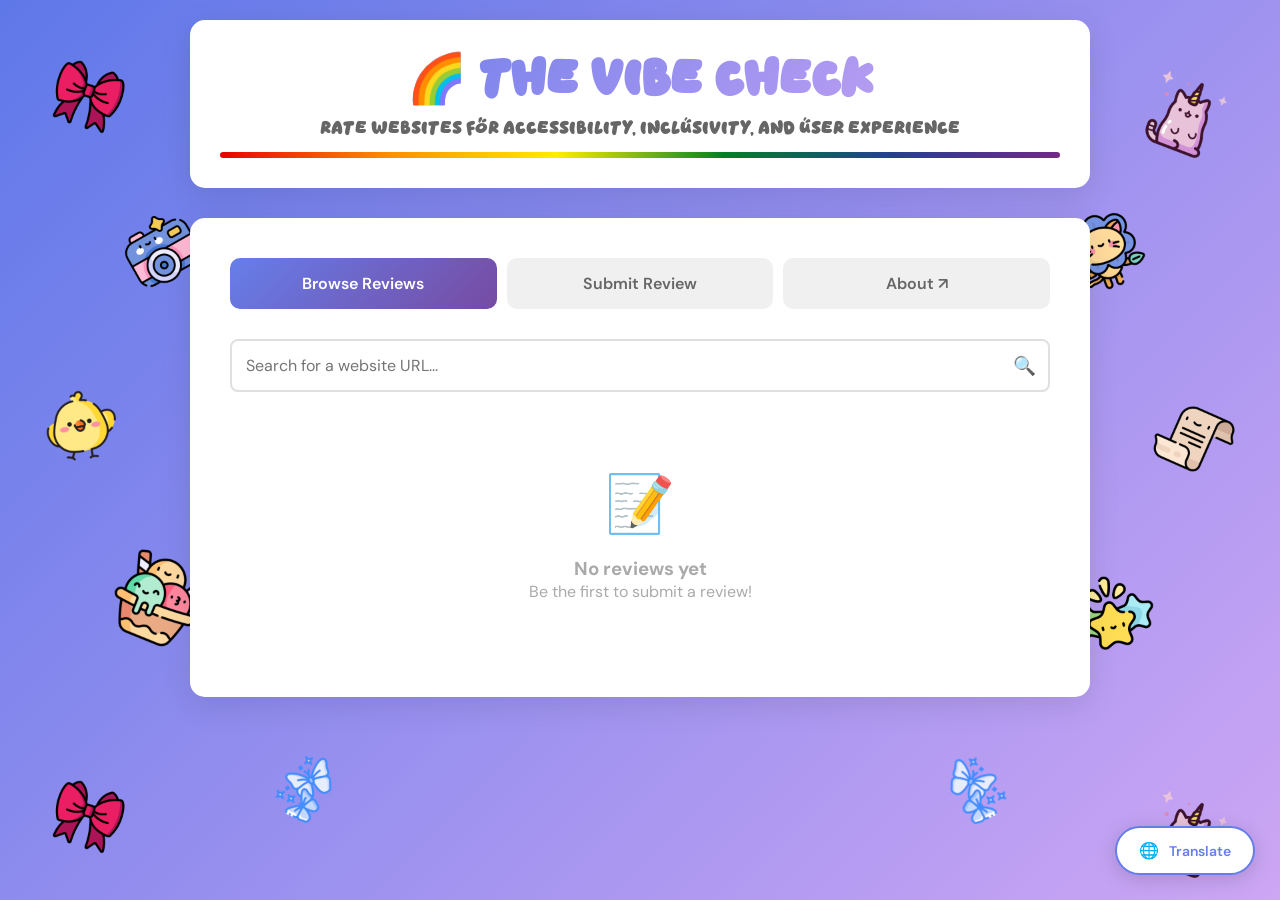
<file: index.html>
<!DOCTYPE html>
<html lang="en">
<head>
    <meta charset="UTF-8">
    <meta name="viewport" content="width=device-width, initial-scale=1.0">
    <title>The Vibe Check</title>
    <link href="https://fonts.googleapis.com/css2?family=DM+Serif+Display:ital@0;1&family=DM+Sans:wght@300;400;500;600&display=swap" rel="stylesheet">
    <link rel="stylesheet" href="styles.css">
    <link rel="icon" href="icon.ico">
    <style>
        /* Ensure AI boxes expand fully and never clip */
        .ai-box {
            overflow: visible !important;
            height: auto !important;
            max-height: none !important;
        }
        .ai-body {
            overflow: visible !important;
            height: auto !important;
            max-height: none !important;
            white-space: normal !important;
        }
        .ai-body p {
            margin: 0 0 8px 0;
        }
        .ai-body p:last-child {
            margin-bottom: 0;
        }
    </style>
</head>
<body>
<div class="container">
    <header>
        <h1><span id="rainbow">🌈</span> The Vibe Check</h1>
        <p class="subtitle">Rate websites for accessibility, inclusivity, and user experience</p>
        <div class="pride-bar"></div>
    </header>

    <div class="main-content">
        <div class="tab-buttons">
            <button class="tab-btn" onclick="switchTab('browse')">Browse Reviews</button>
            <button class="tab-btn" onclick="switchTab('submit')">Submit Review</button>
            <a href="about.html" target="_blank" id="aboutLink" class="tab-btn-link">About ↗</a>
        </div>

        <!-- ══ Browse Tab ══ -->
        <div id="browse-tab" class="tab-content">
            <div class="search-box">
                <input type="url" id="searchUrl" placeholder="Search for a website URL...">
                <span class="search-icon">🔍</span>
            </div>
            <div id="reviewsList">
                <div class="no-reviews">
                    <div class="no-reviews-icon">📝</div>
                    <h3>No reviews yet</h3>
                    <p>Be the first to submit a review!</p>
                </div>
            </div>
        </div>

        <!-- ══ Submit Tab ══ -->
        <div id="submit-tab" class="tab-content">
            <form id="reviewForm">
                <div class="form-group">
                    <label for="websiteUrl">Website URL *</label>
                    <input type="url" id="websiteUrl" required placeholder="https://example.com">
                </div>

                <div class="ratings-grid">
                    <div class="rating-group">
                        <label class="rating-label">Inclusivity Rating *</label>
                        <p style="color:#777;font-size:0.88em;margin-bottom:6px;">How welcoming is this site to diverse users?</p>
                        <div class="stars" data-rating="inclusivity">
                            <span class="star" data-value="1">★</span><span class="star" data-value="2">★</span>
                            <span class="star" data-value="3">★</span><span class="star" data-value="4">★</span>
                            <span class="star" data-value="5">★</span>
                        </div>
                        <input type="hidden" id="inclusivityRating">
                    </div>
                    <div class="rating-group">
                        <label class="rating-label">LGBTQ+ Friendliness *</label>
                        <p style="color:#777;font-size:0.88em;margin-bottom:6px;">Does this site respect and represent LGBTQ+ individuals?</p>
                        <div class="stars" data-rating="lgbtq">
                            <span class="star" data-value="1">★</span><span class="star" data-value="2">★</span>
                            <span class="star" data-value="3">★</span><span class="star" data-value="4">★</span>
                            <span class="star" data-value="5">★</span>
                        </div>
                        <input type="hidden" id="lgbtqRating">
                    </div>
                    <div class="rating-group">
                        <label class="rating-label">User Interface (UI) *</label>
                        <p style="color:#777;font-size:0.88em;margin-bottom:6px;">How intuitive and well-designed is the interface?</p>
                        <div class="stars" data-rating="ui">
                            <span class="star" data-value="1">★</span><span class="star" data-value="2">★</span>
                            <span class="star" data-value="3">★</span><span class="star" data-value="4">★</span>
                            <span class="star" data-value="5">★</span>
                        </div>
                        <input type="hidden" id="uiRating">
                    </div>
                    <div class="rating-group">
                        <label class="rating-label">Usefulness *</label>
                        <p style="color:#777;font-size:0.88em;margin-bottom:6px;">How helpful and functional is this website?</p>
                        <div class="stars" data-rating="usefulness">
                            <span class="star" data-value="1">★</span><span class="star" data-value="2">★</span>
                            <span class="star" data-value="3">★</span><span class="star" data-value="4">★</span>
                            <span class="star" data-value="5">★</span>
                        </div>
                        <input type="hidden" id="usefulnessRating">
                    </div>
                </div>

                <div class="form-group">
                    <label for="reviewText">Your Review *</label>
                    <textarea id="reviewText" required placeholder="Share your thoughts about this website's inclusivity, accessibility, and overall experience..."></textarea>
                </div>

                <button type="button" class="ai-trigger-btn" id="getAdviceBtn" onclick="fetchReviewAdvice()">
                    ✨ Get AI Advice on My Review
                </button>

                <div class="ai-box" id="aiAdviceBox">
                    <div class="ai-box-header">
                        <span>✨</span>
                        <strong>AI Review Advice</strong>
                        <span class="ai-badge">Gemini AI</span>
                    </div>
                    <div class="ai-body" id="aiAdviceBody"></div>
                </div>

                <button type="submit" class="submit-btn">Submit Review</button>
            </form>
        </div>
    </div>
</div>

<div class="toast-notification" id="toastNotification">
    <div class="toast-icon">✓</div>
    <div class="toast-content">
        <div class="toast-title">Review Submitted!</div>
        <div class="toast-text">Thank you for making the web more inclusive 🌈</div>
    </div>
</div>

<script>
// ╔═══════════════════════════════════════════════════════════════╗
//  SECTION 1 — CONFIG
// ╚═══════════════════════════════════════════════════════════════╝
const GEMINI_API_KEY   = 'AIzaSyB4HkngsVo4Mp-PnQRBTPZkK0ZxEt1wJAQ'; // ← doc 4 (newer key)
const MY_OTHER_WEBSITE = 'about.html';


// ╔═══════════════════════════════════════════════════════════════╗
//  SECTION 2 — SYSTEM PROMPT
// ╚═══════════════════════════════════════════════════════════════╝
const SYSTEM_PROMPT = `You are an expert inclusivity consultant for a website review platform called The Vibe Check.
Your role is to help people evaluate and improve how inclusive websites are — especially for LGBTQ+ individuals, disabled users, and underrepresented communities.
Always be direct and specific. Never open with pleasantries or filler phrases like "Great question!" or "It's wonderful that...".
Write in plain sentences only. No bullet points, no numbered lists, no headers, no markdown formatting of any kind.
Always write complete sentences — never trail off or leave a sentence unfinished.`;


// ╔═══════════════════════════════════════════════════════════════╗
//  SECTION 3 — REVIEW ADVICE PROMPT
// ╚═══════════════════════════════════════════════════════════════╝
function buildAdvicePrompt(url, ratings, draftReview) {
    return `Website: ${url}. ${ratings}.
Draft review: "${draftReview}"

Do not summarise what they wrote. Suggest 2–3 inclusivity aspects they haven't mentioned (e.g. alt text, keyboard navigation, colour contrast, gender-neutral forms, LGBTQ+ representation). Plain sentences only, 10 sentences max.`;
}


// ╔═══════════════════════════════════════════════════════════════╗
//  SECTION 4 — PER-SITE INSIGHT PROMPT
// ╚═══════════════════════════════════════════════════════════════╝
function buildSiteInsightPrompt(url, count, ratings, opinions) {
    return `Website: ${url}. ${count} review(s). Average ratings: ${ratings}.
Reviews: ${opinions}

Write exactly 2–3 sentences summarising the overall rating level, main strength, and main weakness. No more than 3 sentences under any circumstances.`;
}


// ── Internals ──────────────────────────────────────

document.getElementById('aboutLink').href = MY_OTHER_WEBSITE;

const GEMINI_URL = `https://generativelanguage.googleapis.com/v1beta/models/gemini-2.5-flash:generateContent?key=${GEMINI_API_KEY}`;

function apiKeyMissing() { return GEMINI_API_KEY === 'YOUR_GEMINI_API_KEY_HERE'; }

// No maxOutputTokens — let the AI write naturally, length is controlled by prompts
async function callGemini(userPrompt) {
    const fullPrompt = SYSTEM_PROMPT + '\n\n---\n\n' + userPrompt;
    const res = await fetch(GEMINI_URL, {
        method: 'POST',
        headers: { 'Content-Type': 'application/json' },
        body: JSON.stringify({
            contents: [{ parts: [{ text: fullPrompt }] }],
            generationConfig: { temperature: 0.6 }
        })
    });
    if (!res.ok) {
        const err = await res.json().catch(() => ({}));
        throw new Error(err?.error?.message || `HTTP ${res.status}`);
    }
    const data = await res.json();
    return data.candidates?.[0]?.content?.parts?.[0]?.text || 'No response received.';
}

function formatAIText(text) {
    return text
        .replace(/#{1,4} .+/g, '')
        .split('\n')
        .map(l => l.trim())
        .filter(l => l.length > 1)
        .map(l => {
            l = l.replace(/\*\*(.*?)\*\*/g, '<strong>$1</strong>');
            l = l.replace(/\*(.*?)\*/g, '<em>$1</em>');
            if (/^[-*•]\s/.test(l)) return `<p>• ${l.replace(/^[-*•]\s/, '')}</p>`;
            return `<p>${l}</p>`;
        })
        .join('');
}

function showLoading(el, msg) {
    el.innerHTML = `<div class="ai-loading"><div class="ai-spinner"></div>${msg}</div>`;
}
function showError(el, msg) {
    el.innerHTML = `<p style="color:#c0392b;">⚠️ ${msg}</p>`;
}

// ── Tabs ───────────────────────────────────────────
function switchTab(tab) {
    document.querySelectorAll('.tab-btn').forEach(b => b.classList.remove('active'));
    document.querySelectorAll('.tab-content').forEach(c => c.classList.remove('active'));
    document.querySelectorAll('.tab-btn')[{ browse: 0, submit: 1 }[tab]].classList.add('active');
    document.getElementById(`${tab}-tab`).classList.add('active');
    if (tab === 'browse') displayReviews();
}
switchTab('browse');

// ── Stars ──────────────────────────────────────────
const ratingValues = { inclusivity: 0, lgbtq: 0, ui: 0, usefulness: 0 };

document.querySelectorAll('.stars').forEach(container => {
    const stars = container.querySelectorAll('.star');
    const type  = container.dataset.rating;
    const input = document.getElementById(`${type}Rating`);
    stars.forEach(star => {
        star.addEventListener('click', () => {
            const v = parseInt(star.dataset.value);
            input.value = v;
            ratingValues[type] = v;
            stars.forEach((s, i) => s.classList.toggle('active', i < v));
        });
        star.addEventListener('mouseenter', () => {
            const v = parseInt(star.dataset.value);
            stars.forEach((s, i) => s.style.color = i < v ? '#ffd700' : '#ddd');
        });
        container.addEventListener('mouseleave', () => {
            const cur = ratingValues[type] || 0;
            stars.forEach((s, i) => s.style.color = i < cur ? '#ffd700' : '#ddd');
        });
    });
});

function allRatingsSet() {
    return Object.values(ratingValues).every(v => v > 0);
}

// ── Review advice ──────────────────────────────────
async function fetchReviewAdvice() {
    const draftText = document.getElementById('reviewText').value.trim();
    const box  = document.getElementById('aiAdviceBox');
    const body = document.getElementById('aiAdviceBody');
    const btn  = document.getElementById('getAdviceBtn');

    if (!draftText) {
        alert('Please write something in the review box before getting advice.');
        return;
    }

    box.classList.add('visible');
    showLoading(body, 'Reading your review…');
    btn.disabled = true;

    if (apiKeyMissing()) {
        showError(body, 'Paste your Gemini API key into SECTION 1 at the top of the script.');
        btn.disabled = false;
        return;
    }

    const url = document.getElementById('websiteUrl').value.trim() || 'this website';
    const ratings = allRatingsSet()
        ? `Ratings: Inclusivity ${ratingValues.inclusivity}/5 · LGBTQ+ ${ratingValues.lgbtq}/5 · UI ${ratingValues.ui}/5 · Usefulness ${ratingValues.usefulness}/5`
        : 'No star ratings filled in yet.';

    try {
        const prompt = buildAdvicePrompt(url, ratings, draftText);
        const text   = await callGemini(prompt);
        body.innerHTML = formatAIText(text);
        btn.textContent = '✨ Refresh AI Advice';
    } catch (e) {
        showError(body, `Gemini error: ${e.message}`);
    }
    btn.disabled = false;
}

// ── Per-site insight ───────────────────────────────
async function handleSiteInsight(idx) {
    const btnEl  = document.getElementById(`site-btn-${idx}`);
    const bodyEl = document.getElementById(`site-body-${idx}`);
    const boxEl  = document.getElementById(`site-box-${idx}`);

    const entry = window._siteData && window._siteData[idx];
    if (!entry) { console.error('No site data found for index', idx); return; }

    const { url, reviews } = entry;

    boxEl.classList.add('visible');
    showLoading(bodyEl, `Analysing ${reviews.length} review${reviews.length !== 1 ? 's' : ''} for this site…`);
    btnEl.disabled = true;
    btnEl.textContent = '⏳ Thinking…';

    if (apiKeyMissing()) {
        showError(bodyEl, 'Paste your Gemini API key into SECTION 1 at the top of the script.');
        btnEl.disabled = false;
        btnEl.textContent = '✨ AI Insight for this site';
        return;
    }

    const avgOf   = key => (reviews.reduce((s, r) => s + (r[key] || 0), 0) / reviews.length).toFixed(1);
    const ratings = `Inclusivity ${avgOf('inclusivity')} · LGBTQ+ ${avgOf('lgbtq')} · UI ${avgOf('ui')} · Usefulness ${avgOf('usefulness')}`;
    const opinions = reviews.map(r => `"${r.reviewText.slice(0, 300)}"`).join('\n');

    try {
        const prompt = buildSiteInsightPrompt(url, reviews.length, ratings, opinions);
        const text   = await callGemini(prompt);
        bodyEl.innerHTML = formatAIText(text);
        btnEl.textContent = '✨ Refresh Insight';
    } catch (e) {
        showError(bodyEl, `Gemini error: ${e.message}`);
        btnEl.textContent = '✨ AI Insight for this site';
    }
    btnEl.disabled = false;
}

// ── Toast ──────────────────────────────────────────
function showToast() {
    const t = document.getElementById('toastNotification');
    t.classList.add('show');
    setTimeout(() => t.classList.remove('show'), 5000);
}

// ── Form submit ────────────────────────────────────
document.getElementById('reviewForm').addEventListener('submit', e => {
    e.preventDefault();
    if (!allRatingsSet()) { alert('Please fill in all four star ratings.'); return; }

    const review = {
        url:         document.getElementById('websiteUrl').value,
        inclusivity: ratingValues.inclusivity,
        lgbtq:       ratingValues.lgbtq,
        ui:          ratingValues.ui,
        usefulness:  ratingValues.usefulness,
        reviewText:  document.getElementById('reviewText').value,
        date:        new Date().toISOString()
    };

    const all = JSON.parse(localStorage.getItem('websiteReviews') || '[]');
    all.push(review);
    localStorage.setItem('websiteReviews', JSON.stringify(all));

    showToast();
    document.getElementById('reviewForm').reset();
    document.querySelectorAll('.star').forEach(s => { s.classList.remove('active'); s.style.color = '#ddd'; });
    document.querySelectorAll('input[type="hidden"]').forEach(i => i.value = '');
    Object.keys(ratingValues).forEach(k => ratingValues[k] = 0);
    document.getElementById('aiAdviceBox').classList.remove('visible');
    document.getElementById('getAdviceBtn').textContent = '✨ Get AI Advice on My Review';
});

// ── Search ─────────────────────────────────────────
document.getElementById('searchUrl').addEventListener('input', e => displayReviews(e.target.value));

// ── Display reviews ────────────────────────────────
function displayReviews(searchTerm = '') {
    const all = JSON.parse(localStorage.getItem('websiteReviews') || '[]');
    const el  = document.getElementById('reviewsList');

    const filtered = searchTerm
        ? all.filter(r => r.url.toLowerCase().includes(searchTerm.toLowerCase()))
        : all;

    if (filtered.length === 0) {
        el.innerHTML = `<div class="no-reviews">
            <div class="no-reviews-icon">${searchTerm ? '🔍' : '📝'}</div>
            <h3>${searchTerm ? 'No reviews found' : 'No reviews yet'}</h3>
            <p>${searchTerm ? 'Try a different URL' : 'Be the first to submit a review!'}</p>
        </div>`;
        return;
    }

    const groupMap = {};
    filtered.forEach(r => {
        if (!groupMap[r.url]) groupMap[r.url] = [];
        groupMap[r.url].push(r);
    });

    window._siteData = [];

    let html = '';
    Object.keys(groupMap).forEach((url, idx) => {
        const rs = groupMap[url];

        window._siteData[idx] = { url, reviews: rs };

        const avg     = key => (rs.reduce((s, r) => s + (r[key] || 0), 0) / rs.length).toFixed(1);
        const aI = avg('inclusivity'), aL = avg('lgbtq'), aU = avg('ui'), aUs = avg('usefulness');
        const overall = ((+aI + +aL + +aU + +aUs) / 4).toFixed(1);
        const stars   = n => '★'.repeat(Math.round(n)) + '☆'.repeat(5 - Math.round(n));

        html += `
        <div class="review-card">
            <div class="review-header">
                <a href="${url}" target="_blank" class="website-link">${url}</a>
                <span class="average-rating">⭐ ${overall} / 5.0</span>
            </div>
            <div class="ratings-summary">
                <div class="rating-item">
                    <div class="rating-item-label">Inclusivity</div>
                    <div class="rating-item-stars">${stars(aI)} ${aI}</div>
                </div>
                <div class="rating-item">
                    <div class="rating-item-label">LGBTQ+ Friendly</div>
                    <div class="rating-item-stars">${stars(aL)} ${aL}</div>
                </div>
                <div class="rating-item">
                    <div class="rating-item-label">User Interface</div>
                    <div class="rating-item-stars">${stars(aU)} ${aU}</div>
                </div>
                <div class="rating-item">
                    <div class="rating-item-label">Usefulness</div>
                    <div class="rating-item-stars">${stars(aUs)} ${aUs}</div>
                </div>
            </div>`;

        rs.forEach(r => {
            html += `
            <div class="individual-review">
                <div class="individual-review-header">
                    <span style="font-weight:600;color:#667eea;font-size:0.9em;">Review</span>
                    <span class="review-date">${new Date(r.date).toLocaleDateString()}</span>
                </div>
                ${r.reviewText}
            </div>`;
        });

        html += `
            <button class="site-ai-btn" id="site-btn-${idx}" onclick="handleSiteInsight(${idx})">
                ✨ AI Insight for this site
            </button>
            <div class="ai-box" id="site-box-${idx}" style="margin-top:12px;">
                <div class="ai-box-header">
                    <span>🔍</span>
                    <strong>Site Analysis</strong>
                    <span class="ai-badge">Gemini AI</span>
                </div>
                <div class="ai-body" id="site-body-${idx}"></div>
            </div>
        </div>`;
    });

    el.innerHTML = html;
}
</script>

<!-- Floating Translator — from doc 4 -->
<div class="translation-wrapper" onclick="toggleLangMenu(event)">
    <span class="translate-icon">🌐</span>
    <span class="translate-label">Translate</span>

    <div class="lang-menu" id="langMenu">
        <div onclick="setLanguage('en')">English</div>
        <div onclick="setLanguage('es')">Español</div>
        <div onclick="setLanguage('fr')">Français</div>
        <div onclick="setLanguage('de')">Deutsch</div>
        <div onclick="setLanguage('it')">Italiano</div>
        <div onclick="setLanguage('pt')">Português</div>
    </div>
</div>

<!-- Google Translate (hidden) -->
<div id="google_translate_element" style="display:none;"></div>

<style>
.translation-wrapper {
    position: fixed;
    bottom: 25px;
    right: 25px;
    z-index: 9999;
    background: white;
    display: flex;
    align-items: center;
    gap: 10px;
    padding: 12px 22px;
    border-radius: 50px;
    box-shadow: 0 4px 20px rgba(0,0,0,0.15);
    border: 2px solid #667eea;
    cursor: pointer;
    font-family: 'DM Sans', sans-serif;
}

.translate-label {
    font-weight: 600;
    color: #667eea;
    font-size: 14px;
}

.lang-menu {
    position: absolute;
    bottom: 60px;
    right: 0;
    background: white;
    border-radius: 14px;
    box-shadow: 0 10px 30px rgba(0,0,0,0.15);
    overflow: hidden;
    display: none;
    min-width: 160px;
}

.lang-menu div {
    padding: 12px 16px;
    cursor: pointer;
    font-size: 14px;
}

.lang-menu div:hover {
    background: #f4f6ff;
}

/* Hide Google Translate banner */
.goog-te-banner-frame.skiptranslate {
    display: none !important;
}
body {
    top: 0px !important;
}
</style>

<script>
function googleTranslateElementInit() {
    new google.translate.TranslateElement({
        pageLanguage: 'en',
        autoDisplay: false
    }, 'google_translate_element');
}

function toggleLangMenu(e) {
    e.stopPropagation();
    const menu = document.getElementById('langMenu');
    menu.style.display = menu.style.display === 'block' ? 'none' : 'block';
}

function setLanguage(lang) {
    const select = document.querySelector('.goog-te-combo');
    if (!select) {
        alert("Translator still loading, please try again.");
        return;
    }
    select.value = lang;
    select.dispatchEvent(new Event('change'));
    document.getElementById('langMenu').style.display = 'none';
}

document.addEventListener('click', () => {
    document.getElementById('langMenu').style.display = 'none';
});
</script>

<script src="https://translate.google.com/translate_a/element.js?cb=googleTranslateElementInit"></script>
</body>
</html>
</file>
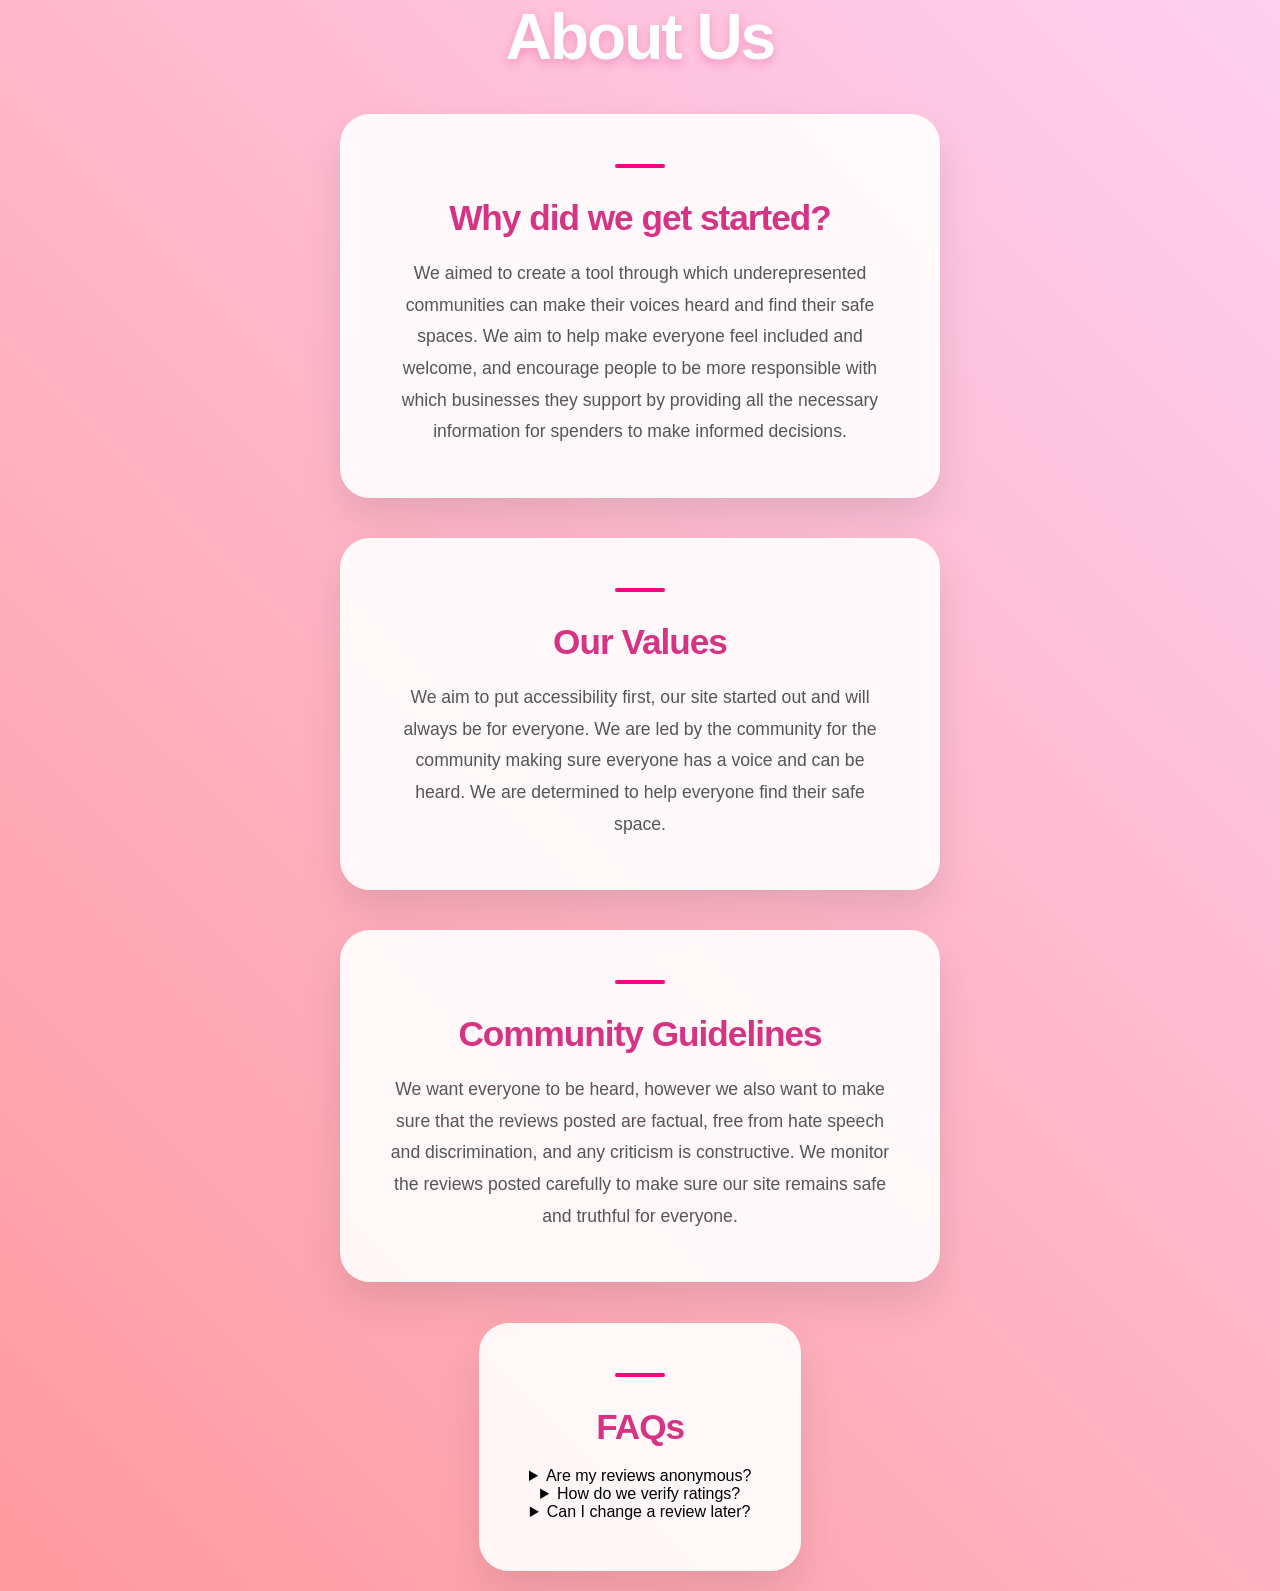
<file: about.html>
<html>
    <head>
        <title>About Us</title>
        <style>
            * { margin: 0; padding: 0; box-sizing: border-box; }
            body{
                background: linear-gradient(45deg, #ff9a9e 0%, #fecfef 99%, #fecfef 100%);
                font-family: 'Segoe UI', Roboto, Helvetica, Arial, sans-serif;
                display: flex;
                flex-direction: column;
                justify-content: center; 
                align-items: center;
                min-height: 100vh; 
                margin: 0;
            }
            .page-title {
                font-size: 4rem;
                color: white;
                text-shadow: 0 4px 10px rgba(214, 51, 132, 0.3);
                margin-bottom: 20px;
                font-weight: 800;
                letter-spacing: -2px;
            }
            .about-card {
                max-width: 600px;
                background: rgba(255,255,255,0.9);
                padding: 50px;
                border-radius: 30px;
                box-shadow: 0 20px 40px rgba(0, 0, 0, 0.1);
                text-align: center;
                margin: 20px;
            }
            h1 {
                color: #d63384;
                font-size: 2.2rem;
                margin-bottom: 20px;
                letter-spacing: -1px;
            }
            p {
                color: #555;
                line-height: 1.8;
                font-size: 1.1rem;
            }
            .accent-line {
                width: 50px;
                height: 4px;
                background: #ff007f;
                margin: 0 auto 30px auto;
                border-radius: 2px;
            }
            .reveal {
                opacity: 0;
                transform: translateY(30px); /* Move down slightly */
                transition: all 0.8s cubic-bezier(0.25, 1, 0.5, 1); /* "Out-Quart" easing */
                transition-delay: var(--delay, 0s);
                will-change: transform, opacity;
            }
            .reveal.active {
                opacity: 1;
                transform: translateY(0);
            }
            .reveal:nth-child(2) {
                transition-delay: 0.2s;
            }
        </style>
    </head>
    <body>
        <h1 class="page-title">About Us</h1>
        <div class="about-card reveal">
            <div class="accent-line"></div>
            <h1>Why did we get started?</h1>
            <p>We aimed to create a tool through which underepresented communities can make their voices heard and find their safe spaces. We aim to help make everyone feel included and welcome, and encourage people to be more responsible with which businesses they support by providing all the necessary information for spenders to make informed decisions.</p>
        </div>  
        <div class="about-card reveal">
            <div class="accent-line"></div>
            <h1>Our Values</h1>
            <p>
                We aim to put accessibility first, our site started out and will always be for everyone. We are led by the community for the community making sure everyone has a voice and can be heard. We are determined to help everyone find their safe space.
            </p>
        </div>  
        <div class="about-card reveal">
            <div class="accent-line"></div>
            <h1>Community Guidelines</h1>
            <p>
                We want everyone to be heard, however we also want to make sure that the reviews posted are factual, free from hate speech and discrimination, and any criticism is constructive. We monitor the reviews posted carefully to make sure our site remains safe and truthful for everyone.
            </p>
        </div> 
        <div class="about-card reveal">
            <div class="accent-line"></div>
            <h1>FAQs</h1>
            <p>
                <details>
                    <summary>Are my reviews anonymous?</summary>
                    <p>Yes! We value user privacy therefore your reviews are posted without any possible personal information.</p>
                </details>
                <details>
                    <summary>How do we verify ratings?</summary>
                    <p>We rely on community moderation so if a review does get flagged our team will be looking into it and potentially removing it if it violates guidelines.</p>
                </details>
                <details>
                    <summary>Can I change a review later?</summary>
                    <p>Unfortunately once posted you cannot change your review, however you can always contact one of the team to remove your review later, and post a new corrected one at any time.</p>
                </details>
            </p>
        </div> 
        <script> 
            const observer = new IntersectionObserver((entries) => {
                const allCards = Array.from(document.querySelectorAll('.reveal'));
                entries.forEach((entry) => {
                    if (entry.isIntersecting) {
                        const index = allCards.indexOf(entry.target);
                    
                        // Apply the delay based on its position
                        entry.target.style.setProperty('--delay', `${index * 0.3}s`);
                        entry.target.classList.add('active');
                    
                        // Stop watching this card once it has appeared
                        observer.unobserve(entry.target);
                    }
                });
            }, {
                threshold: 0.1

            });
            document.querySelectorAll('.reveal').forEach((el) => observer.observe(el));
        </script>
    </body>
</html>
</file>
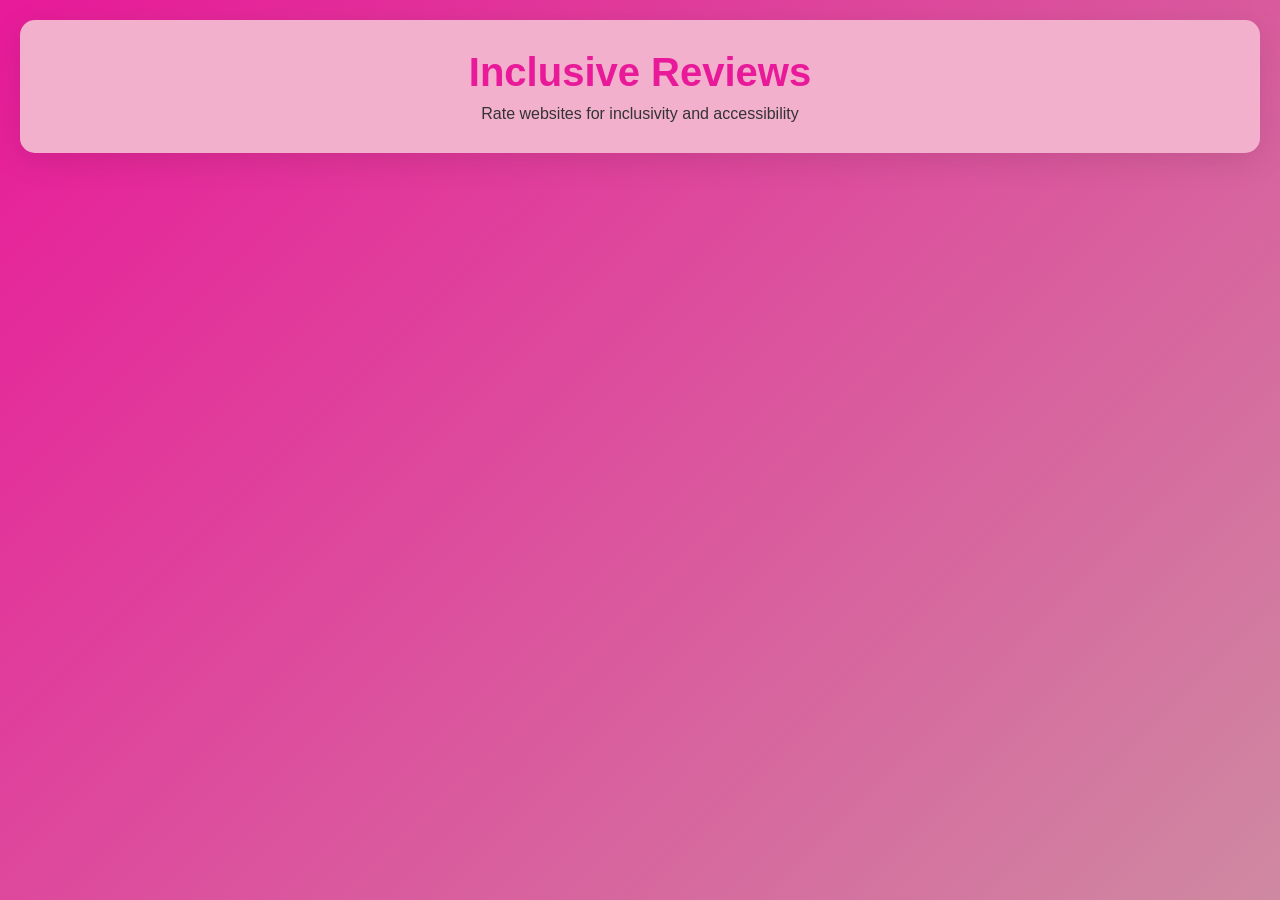
<file: finalWebsite.html>
<!DOCTYPE html>
<html lang="en">
    <head>
        <meta charset="UTF-8">
        <meta name="viewport" content="width=device-width, initial-scale=1.0">
        <title>Inclusive Reviews</title>
        <style>
            * {
            margin: 0;
            padding: 0;
            box-sizing: border-box;
        }

        body {
            font-family: 'Segoe UI', Tahoma, Geneva, Verdana, sans-serif;
            background: linear-gradient(135deg, #e81a99 0%, #cf89a1 100%);
            min-height: 100vh;
            padding: 20px;
            color: #333;
        }

        .container {
            max-width: 900px;
            margin: 0 auto;
        }

        header {
            background: rgb(243, 176, 204);
            padding: 30px;
            border-radius: 15px;
            box-shadow: 0 8px 32px rgba(0, 0, 0, 0.1);
            text-align: center;
            margin-bottom: 30px;
        }

        h1 {
            color: #e81a99;
            margin-bottom: 10px;
            font-size: 2.5em;
        }

        .subtitle {
            color: #666;
            font-size: 1.1em;
        }

        .pride-bar {
            height: 6px;
            background: linear-gradient(to right, #e40303, #ff8c00, #ffed00, #008026, #24408e, #732982);
            border-radius: 3px;
            margin-top: 15px;
        }

        .main-content {
            background: rgb(243, 176, 204);
            padding: 40px;
            border-radius: 15px;
            box-shadow: 0 8px 32px rgba(0, 0, 0, 0.1);
            margin-bottom: 30px;
        }

        .tab-buttons {
            display: flex;
            gap: 10px;
            margin-bottom: 30px;
            flex-wrap: wrap;
        }

        .tab-btn {
            flex: 1;
            min-width: 150px;
            padding: 15px 25px;
            border: none;
            background: rgb(243, 176, 204);
            color: #666;
            cursor: pointer;
            border-radius: 10px;
            font-size: 1em;
            font-weight: 600;
            transition: all 0.3s ease;
        }

        .tab-btn.active {
            background: linear-gradient(135deg, #667eea 0%, #764ba2 100%);
            color: rgb(243, 176, 204);
        }

        .tab-btn:hover {
            transform: translateY(-2px);
            box-shadow: 0 4px 12px rgba(0, 0, 0, 0.15);
        }

        .tab-content {
            display: none;
        }

        .tab-content.active {
            display: block;
            animation: fadeIn 0.5s ease;
        }

        @keyframes fadeIn {
            from { opacity: 0; transform: translateY(10px); }
            to { opacity: 1; transform: translateY(0); }
        }

        .form-group {
            margin-bottom: 25px;
        }

        label {
            display: block;
            margin-bottom: 8px;
            font-weight: 600;
            color: #555;
        }

        input[type="url"],
        textarea {
            width: 100%;
            padding: 12px;
            border: 2px solid #e0e0e0;
            border-radius: 8px;
            font-size: 1em;
            transition: border-color 0.3s ease;
        }

        input[type="url"]:focus,
        textarea:focus {
            outline: none;
            border-color: #667eea;
        }

        textarea {
            min-height: 120px;
            resize: vertical;
            font-family: inherit;
        }

        .rating-group {
            background: #f8f9fa;
            padding: 20px;
            border-radius: 10px;
            margin-bottom: 20px;
        }

        .rating-label {
            font-weight: 600;
            color: #555;
            margin-bottom: 10px;
            display: block;
        }

        .stars {
            display: flex;
            gap: 10px;
            font-size: 2em;
            margin-top: 10px;
        }

        .star {
            cursor: pointer;
            color: #ddd;
            transition: all 0.2s ease;
            user-select: none;
        }

        .star:hover,
        .star.active {
            color: #ffd700;
            transform: scale(1.2);
        }

        .submit-btn {
            width: 100%;
            padding: 15px;
            background: linear-gradient(135deg, #667eea 0%, #764ba2 100%);
            color: white;
            border: none;
            border-radius: 10px;
            font-size: 1.1em;
            font-weight: 600;
            cursor: pointer;
            transition: all 0.3s ease;
        }

        .submit-btn:hover {
            transform: translateY(-2px);
            box-shadow: 0 6px 20px rgba(102, 126, 234, 0.4);
        }

        .search-box {
            position: relative;
            margin-bottom: 30px;
        }

        .search-box input {
            width: 100%;
            padding: 15px 50px 15px 15px;
        }

        .search-icon {
            position: absolute;
            right: 15px;
            top: 50%;
            transform: translateY(-50%);
            color: #667eea;
            font-size: 1.2em;
        }

        .review-card {
            background: #f8f9fa;
            padding: 25px;
            border-radius: 12px;
            margin-bottom: 20px;
            border-left: 5px solid #667eea;
            transition: all 0.3s ease;
        }

        .review-card:hover {
            box-shadow: 0 4px 16px rgba(0, 0, 0, 0.1);
            transform: translateX(5px);
        }

        .review-header {
            display: flex;
            justify-content: space-between;
            align-items: start;
            margin-bottom: 15px;
            flex-wrap: wrap;
            gap: 10px;
        }

        .website-link {
            color: #667eea;
            text-decoration: none;
            font-weight: 600;
            font-size: 1.1em;
            word-break: break-all;
        }

        .website-link:hover {
            text-decoration: underline;
        }

        .review-date {
            color: #999;
            font-size: 0.9em;
        }

        .ratings-summary {
            display: grid;
            grid-template-columns: repeat(auto-fit, minmax(200px, 1fr));
            gap: 15px;
            margin: 15px 0;
        }

        .rating-item {
            background: white;
            padding: 12px;
            border-radius: 8px;
        }

        .rating-item-label {
            font-size: 0.9em;
            color: #666;
            margin-bottom: 5px;
        }

        .rating-item-stars {
            color: #ffd700;
            font-size: 1.2em;
        }

        .review-text {
            background: white;
            padding: 15px;
            border-radius: 8px;
            margin-top: 15px;
            line-height: 1.6;
            color: #555;
        }

        .no-reviews {
            text-align: center;
            padding: 60px 20px;
            color: #999;
        }

        .no-reviews-icon {
            font-size: 4em;
            margin-bottom: 20px;
        }

        .success-message {
            background: #d4edda;
            color: #155724;
            padding: 15px;
            border-radius: 8px;
            margin-bottom: 20px;
            display: none;
        }

        .average-rating {
            display: inline-block;
            background: linear-gradient(135deg, #667eea 0%, #764ba2 100%);
            color: white;
            padding: 5px 15px;
            border-radius: 20px;
            font-size: 0.9em;
            font-weight: 600;
        }

        @media (max-width: 768px) {
            h1 {
                font-size: 1.8em;
            }

            .main-content {
                padding: 25px;
            }

            .tab-btn {
                min-width: 100%;
            }

            .ratings-summary {
                grid-template-columns: 1fr;
            }
        }

        </style>
    </head>
    <body>
        <header>
            <h1>Inclusive Reviews</h1>
            <p>Rate websites for inclusivity and accessibility</p>
        </header>
    </body>
</html>
</file>
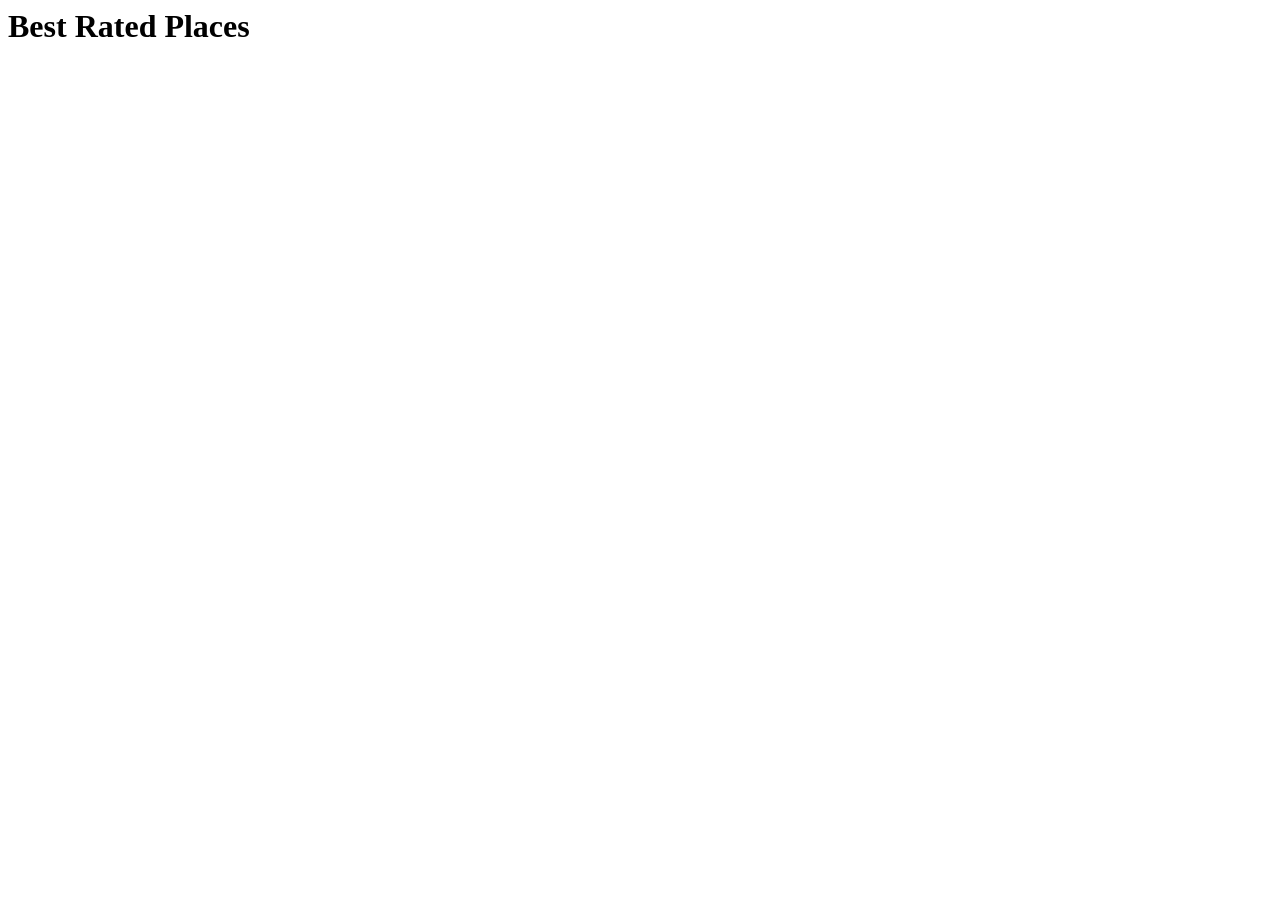
<file: home.html>
<html>
    <head>
        <title>Inclusive Web Review</title>
        <style>
            .sidenav {
                height: 100%; /* 100% Full-height */
                width: 0; /* 0 width - change this with JavaScript */
                position: fixed; /* Stay in place */
                z-index: 1; /* Stay on top */
                top: 0; /* Stay at the top */
                left: 0;
                background-color: #111; /* Black*/
                overflow-x: hidden; /* Disable horizontal scroll */
                padding-top: 60px; /* Place content 60px from the top */
                transition: 0.5s; /* 0.5 second transition effect to slide in the sidenav */
            }

        </style>
    </head>
    <body>
        <h1>Best Rated Places</h1>
    </body>
</html>
</file>
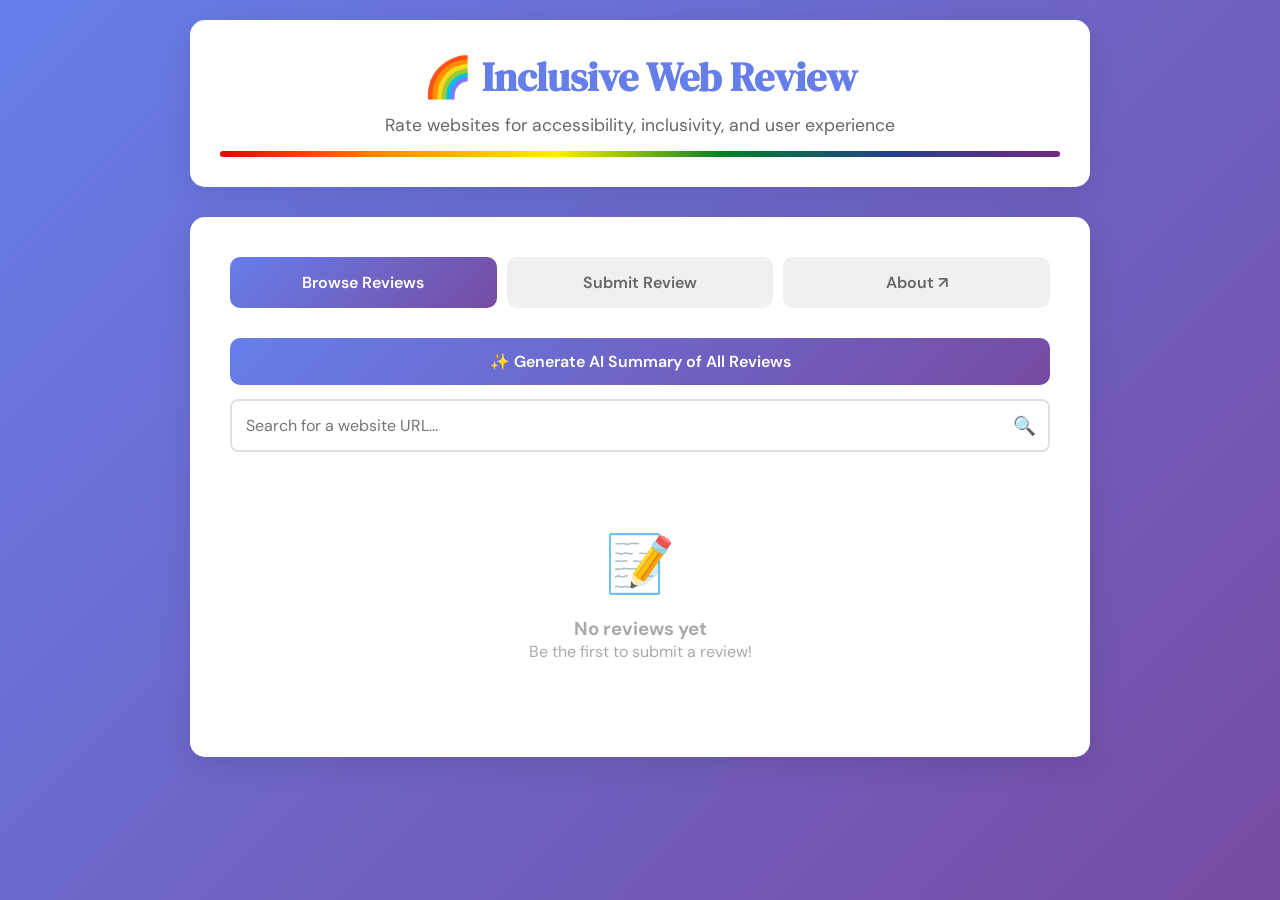
<file: Victor's not vibe coded.html>
<!DOCTYPE html>
<html lang="en">
<head>
    <meta charset="UTF-8">
    <meta name="viewport" content="width=device-width, initial-scale=1.0">
    <title>Inclusive Web Review</title>
    <link href="https://fonts.googleapis.com/css2?family=DM+Serif+Display:ital@0;1&family=DM+Sans:wght@300;400;500;600&display=swap" rel="stylesheet">
    <link rel="icon" href="icon.ico">
    <style>
        * { margin: 0; padding: 0; box-sizing: border-box; }

        body {
            font-family: 'DM Sans', sans-serif;
            background: linear-gradient(135deg, #667eea 0%, #764ba2 100%);
            min-height: 100vh;
            padding: 20px;
            color: #333;
        }

        .container { max-width: 900px; margin: 0 auto; }

        header {
            background: white;
            padding: 30px;
            border-radius: 15px;
            box-shadow: 0 8px 32px rgba(0,0,0,0.1);
            text-align: center;
            margin-bottom: 30px;
        }

        h1 {
            font-family: 'DM Serif Display', serif;
            color: #667eea;
            margin-bottom: 10px;
            font-size: 2.5em;
        }

        .subtitle { color: #666; font-size: 1.1em; }

        .pride-bar {
            height: 6px;
            background: linear-gradient(to right, #e40303, #ff8c00, #ffed00, #008026, #24408e, #732982);
            border-radius: 3px;
            margin-top: 15px;
        }

        .main-content {
            background: white;
            padding: 40px;
            border-radius: 15px;
            box-shadow: 0 8px 32px rgba(0,0,0,0.1);
            margin-bottom: 30px;
        }

        /* ── Tabs ── */
        .tab-buttons { display: flex; gap: 10px; margin-bottom: 30px; flex-wrap: wrap; }

        .tab-btn {
            flex: 1; min-width: 130px; padding: 15px 20px;
            border: none; background: #f0f0f0; color: #666;
            cursor: pointer; border-radius: 10px; font-size: 1em;
            font-weight: 600; font-family: 'DM Sans', sans-serif;
            transition: all 0.3s ease;
        }
        .tab-btn.active { background: linear-gradient(135deg, #667eea 0%, #764ba2 100%); color: white; }
        .tab-btn:hover { transform: translateY(-2px); box-shadow: 0 4px 12px rgba(0,0,0,0.15); }

        .tab-btn-link {
            flex: 1; min-width: 130px; padding: 15px 20px;
            background: #f0f0f0; color: #666; border-radius: 10px;
            font-size: 1em; font-weight: 600; font-family: 'DM Sans', sans-serif;
            transition: all 0.3s ease; text-decoration: none;
            display: flex; align-items: center; justify-content: center;
        }
        .tab-btn-link:hover { transform: translateY(-2px); box-shadow: 0 4px 12px rgba(0,0,0,0.15); background: #e4e4e4; color: #444; }

        .tab-content { display: none; }
        .tab-content.active { display: block; animation: fadeIn 0.4s ease; }

        @keyframes fadeIn {
            from { opacity: 0; transform: translateY(8px); }
            to   { opacity: 1; transform: translateY(0); }
        }

        /* ── Form ── */
        .form-group { margin-bottom: 25px; }
        label { display: block; margin-bottom: 8px; font-weight: 600; color: #555; }

        input[type="url"], textarea {
            width: 100%; padding: 12px;
            border: 2px solid #e0e0e0; border-radius: 8px;
            font-size: 1em; font-family: 'DM Sans', sans-serif;
            transition: border-color 0.3s ease;
        }
        input[type="url"]:focus, textarea:focus { outline: none; border-color: #667eea; }
        textarea { min-height: 120px; resize: vertical; }

        .ratings-grid {
            display: grid; grid-template-columns: repeat(2, 1fr);
            gap: 15px; margin-bottom: 25px;
        }
        .ratings-grid .rating-group { margin-bottom: 0; }

        .rating-group { background: #f8f9fa; padding: 20px; border-radius: 10px; margin-bottom: 20px; }
        .rating-label { font-weight: 600; color: #555; margin-bottom: 6px; display: block; }

        .stars { display: flex; gap: 8px; font-size: 1.9em; margin-top: 10px; }
        .star { cursor: pointer; color: #ddd; transition: all 0.15s ease; user-select: none; }
        .star:hover, .star.active { color: #ffd700; transform: scale(1.15); }

        .submit-btn {
            width: 100%; padding: 15px;
            background: linear-gradient(135deg, #667eea 0%, #764ba2 100%);
            color: white; border: none; border-radius: 10px;
            font-size: 1.1em; font-weight: 600; font-family: 'DM Sans', sans-serif;
            cursor: pointer; transition: all 0.3s ease;
        }
        .submit-btn:hover { transform: translateY(-2px); box-shadow: 0 6px 20px rgba(102,126,234,0.4); }

        /* ── AI buttons (generic) ── */
        .ai-trigger-btn {
            display: flex; align-items: center; justify-content: center; gap: 8px;
            width: 100%; padding: 13px 20px; margin-bottom: 14px;
            background: linear-gradient(135deg, #667eea 0%, #764ba2 100%);
            color: white; border: none; border-radius: 10px;
            font-size: 1em; font-weight: 600; font-family: 'DM Sans', sans-serif;
            cursor: pointer; transition: all 0.3s ease;
        }
        .ai-trigger-btn:hover { transform: translateY(-2px); box-shadow: 0 6px 20px rgba(102,126,234,0.4); }
        .ai-trigger-btn:disabled { opacity: 0.55; cursor: not-allowed; transform: none; box-shadow: none; }

        /* ── Shared AI result box ── */
        .ai-box {
            background: linear-gradient(135deg, #f0f4ff 0%, #f5f0ff 100%);
            border: 2px solid #c9d5fc;
            border-radius: 12px;
            padding: 18px 20px;
            display: none;
            animation: fadeIn 0.35s ease;
            margin-bottom: 20px;
        }
        .ai-box.visible { display: block; }

        .ai-box-header {
            display: flex; align-items: center; gap: 9px;
            margin-bottom: 12px;
        }
        .ai-box-header strong { color: #4a3f9f; font-size: 1em; font-weight: 700; }
        .ai-badge {
            margin-left: auto;
            background: linear-gradient(135deg, #667eea, #764ba2);
            color: white; font-size: 0.7em; font-weight: 600;
            padding: 3px 9px; border-radius: 20px; letter-spacing: 0.4px;
            white-space: nowrap;
        }

        .ai-body { color: #444; font-size: 0.93em; line-height: 1.7; }
        .ai-body p { margin-bottom: 8px; }
        .ai-body p:last-child { margin-bottom: 0; }

        .ai-loading {
            display: flex; align-items: center; gap: 10px;
            color: #667eea; font-weight: 500; font-size: 0.93em;
        }
        .ai-spinner {
            width: 18px; height: 18px; flex-shrink: 0;
            border: 2.5px solid #c9d5fc;
            border-top-color: #667eea;
            border-radius: 50%;
            animation: spin 0.75s linear infinite;
        }
        @keyframes spin { to { transform: rotate(360deg); } }

        /* ── Browse search ── */
        .search-box { position: relative; margin-bottom: 20px; }
        .search-box input { width: 100%; padding: 14px 48px 14px 14px; }
        .search-icon { position: absolute; right: 14px; top: 50%; transform: translateY(-50%); color: #667eea; font-size: 1.15em; pointer-events: none; }

        /* ── Review cards ── */
        .review-card {
            background: #f8f9fa; padding: 22px;
            border-radius: 12px; margin-bottom: 20px;
            border-left: 5px solid #667eea; transition: all 0.25s ease;
        }
        .review-card:hover { box-shadow: 0 4px 16px rgba(0,0,0,0.09); transform: translateX(4px); }

        .review-header {
            display: flex; justify-content: space-between;
            align-items: start; margin-bottom: 14px; flex-wrap: wrap; gap: 10px;
        }
        .website-link { color: #667eea; text-decoration: none; font-weight: 600; font-size: 1.05em; word-break: break-all; }
        .website-link:hover { text-decoration: underline; }
        .review-date { color: #aaa; font-size: 0.85em; }

        .ratings-summary {
            display: grid; grid-template-columns: repeat(auto-fit, minmax(185px, 1fr));
            gap: 10px; margin: 12px 0;
        }
        .rating-item { background: white; padding: 10px 12px; border-radius: 8px; }
        .rating-item-label { font-size: 0.85em; color: #777; margin-bottom: 4px; }
        .rating-item-stars { color: #ffd700; font-size: 1.1em; }

        .individual-review {
            background: white; padding: 14px 16px; border-radius: 8px;
            margin-top: 12px; line-height: 1.65; color: #555; font-size: 0.95em;
        }
        .individual-review-header {
            display: flex; justify-content: space-between;
            margin-bottom: 8px; flex-wrap: wrap; gap: 6px;
        }

        /* ── Per-site AI btn (smaller, inline) ── */
        .site-ai-btn {
            display: inline-flex; align-items: center; gap: 6px;
            margin-top: 14px; padding: 9px 18px;
            background: linear-gradient(135deg, #667eea 0%, #764ba2 100%);
            color: white; border: none; border-radius: 8px;
            font-size: 0.9em; font-weight: 600; font-family: 'DM Sans', sans-serif;
            cursor: pointer; transition: all 0.25s ease;
        }
        .site-ai-btn:hover { transform: translateY(-1px); box-shadow: 0 4px 12px rgba(102,126,234,0.4); }
        .site-ai-btn:disabled { opacity: 0.55; cursor: not-allowed; transform: none; box-shadow: none; }

        .average-rating {
            display: inline-block;
            background: linear-gradient(135deg, #667eea 0%, #764ba2 100%);
            color: white; padding: 4px 13px; border-radius: 20px;
            font-size: 0.88em; font-weight: 600;
        }

        .no-reviews { text-align: center; padding: 55px 20px; color: #aaa; }
        .no-reviews-icon { font-size: 3.5em; margin-bottom: 16px; }

        /* ── Toast ── */
        .toast-notification {
            display: none; position: fixed; top: 20px; right: 20px;
            background: white; padding: 18px 22px; border-radius: 10px;
            box-shadow: 0 5px 20px rgba(0,0,0,0.18); z-index: 1000;
            min-width: 300px; border-left: 4px solid #10b981;
        }
        .toast-notification.show { display: flex; align-items: center; gap: 14px; animation: slideIn 0.35s ease; }
        @keyframes slideIn {
            from { transform: translateX(380px); opacity: 0; }
            to   { transform: translateX(0); opacity: 1; }
        }
        .toast-icon { font-size: 26px; flex-shrink: 0; }
        .toast-title { font-weight: 600; margin-bottom: 3px; color: #333; }
        .toast-text { font-size: 13px; color: #666; }

        @media (max-width: 768px) {
            h1 { font-size: 1.8em; }
            .main-content { padding: 22px; }
            .tab-btn, .tab-btn-link { min-width: 100%; }
            .ratings-grid { grid-template-columns: 1fr; }
            .ratings-summary { grid-template-columns: 1fr; }
            .toast-notification { right: 10px; left: 10px; min-width: auto; }
        }
    </style>
</head>
<body>
<div class="container">
    <header>
        <h1>🌈 Inclusive Web Review</h1>
        <p class="subtitle">Rate websites for accessibility, inclusivity, and user experience</p>
        <div class="pride-bar"></div>
    </header>

    <div class="main-content">
        <div class="tab-buttons">
            <button class="tab-btn" onclick="switchTab('browse')">Browse Reviews</button>
            <button class="tab-btn" onclick="switchTab('submit')">Submit Review</button>
            <a href="about.html" target="_blank" id="aboutLink" class="tab-btn-link">About ↗</a>
        </div>

        <!-- ══ Browse Tab ══ -->
        <div id="browse-tab" class="tab-content">

            <!-- Overall AI summary -->
            <button class="ai-trigger-btn" id="summariseBtn" onclick="generateOverallSummary()">
                ✨ Generate AI Summary of All Reviews
            </button>
            <div class="ai-box" id="aiSummaryBox">
                <div class="ai-box-header">
                    <span>🤖</span>
                    <strong>Overall Community Insights</strong>
                    <span class="ai-badge">Gemini AI</span>
                </div>
                <div class="ai-body" id="aiSummaryBody"></div>
            </div>

            <div class="search-box">
                <input type="url" id="searchUrl" placeholder="Search for a website URL...">
                <span class="search-icon">🔍</span>
            </div>

            <div id="reviewsList">
                <div class="no-reviews">
                    <div class="no-reviews-icon">📝</div>
                    <h3>No reviews yet</h3>
                    <p>Be the first to submit a review!</p>
                </div>
            </div>
        </div>

        <!-- ══ Submit Tab ══ -->
        <div id="submit-tab" class="tab-content">
            <form id="reviewForm">
                <div class="form-group">
                    <label for="websiteUrl">Website URL *</label>
                    <input type="url" id="websiteUrl" required placeholder="https://example.com">
                </div>

                <div class="ratings-grid">
                    <div class="rating-group">
                        <label class="rating-label">Inclusivity Rating *</label>
                        <p style="color:#777;font-size:0.88em;margin-bottom:6px;">How welcoming is this site to diverse users?</p>
                        <div class="stars" data-rating="inclusivity">
                            <span class="star" data-value="1">★</span><span class="star" data-value="2">★</span>
                            <span class="star" data-value="3">★</span><span class="star" data-value="4">★</span>
                            <span class="star" data-value="5">★</span>
                        </div>
                        <input type="hidden" id="inclusivityRating">
                    </div>
                    <div class="rating-group">
                        <label class="rating-label">LGBTQ+ Friendliness *</label>
                        <p style="color:#777;font-size:0.88em;margin-bottom:6px;">Does this site respect and represent LGBTQ+ individuals?</p>
                        <div class="stars" data-rating="lgbtq">
                            <span class="star" data-value="1">★</span><span class="star" data-value="2">★</span>
                            <span class="star" data-value="3">★</span><span class="star" data-value="4">★</span>
                            <span class="star" data-value="5">★</span>
                        </div>
                        <input type="hidden" id="lgbtqRating">
                    </div>
                    <div class="rating-group">
                        <label class="rating-label">User Interface (UI) *</label>
                        <p style="color:#777;font-size:0.88em;margin-bottom:6px;">How intuitive and well-designed is the interface?</p>
                        <div class="stars" data-rating="ui">
                            <span class="star" data-value="1">★</span><span class="star" data-value="2">★</span>
                            <span class="star" data-value="3">★</span><span class="star" data-value="4">★</span>
                            <span class="star" data-value="5">★</span>
                        </div>
                        <input type="hidden" id="uiRating">
                    </div>
                    <div class="rating-group">
                        <label class="rating-label">Usefulness *</label>
                        <p style="color:#777;font-size:0.88em;margin-bottom:6px;">How helpful and functional is this website?</p>
                        <div class="stars" data-rating="usefulness">
                            <span class="star" data-value="1">★</span><span class="star" data-value="2">★</span>
                            <span class="star" data-value="3">★</span><span class="star" data-value="4">★</span>
                            <span class="star" data-value="5">★</span>
                        </div>
                        <input type="hidden" id="usefulnessRating">
                    </div>
                </div>

                <div class="form-group">
                    <label for="reviewText">Your Review *</label>
                    <textarea id="reviewText" required placeholder="Share your thoughts about this website's inclusivity, accessibility, and overall experience..."></textarea>
                </div>

                <!-- Manual AI advice button -->
                <button type="button" class="ai-trigger-btn" id="getAdviceBtn" onclick="fetchReviewAdvice()">
                    ✨ Get AI Advice on My Review
                </button>

                <div class="ai-box" id="aiAdviceBox">
                    <div class="ai-box-header">
                        <span>✨</span>
                        <strong>AI Review Advice</strong>
                        <span class="ai-badge">Gemini AI</span>
                    </div>
                    <div class="ai-body" id="aiAdviceBody"></div>
                </div>

                <button type="submit" class="submit-btn">Submit Review</button>
            </form>
        </div>
    </div>
</div>

<!-- Toast -->
<div class="toast-notification" id="toastNotification">
    <div class="toast-icon">✓</div>
    <div class="toast-content">
        <div class="toast-title">Review Submitted!</div>
        <div class="toast-text">Thank you for making the web more inclusive 🌈</div>
    </div>
</div>

<script>
// ══════════════════════════════════════════════════
//  CONFIG
// ══════════════════════════════════════════════════
const GEMINI_API_KEY   = 'AIzaSyCE6BbNE_ue_NqbherbYQ1pefev6yGIzaM'; // ← paste your key
const MY_OTHER_WEBSITE = 'about.html';
// ══════════════════════════════════════════════════

document.getElementById('aboutLink').href = MY_OTHER_WEBSITE;

const GEMINI_URL = `https://generativelanguage.googleapis.com/v1beta/models/gemini-2.5-flash:generateContent?key=${GEMINI_API_KEY}`;

function apiKeyMissing() { return GEMINI_API_KEY === 'YOUR_GEMINI_API_KEY_HERE'; }

// ── Gemini call ────────────────────────────────────
async function callGemini(prompt, maxTokens = 400) {
    const res = await fetch(GEMINI_URL, {
        method: 'POST',
        headers: { 'Content-Type': 'application/json' },
        body: JSON.stringify({
            contents: [{ parts: [{ text: prompt }] }],
            generationConfig: { temperature: 0.6, maxOutputTokens: maxTokens }
        })
    });
    if (!res.ok) {
        const err = await res.json().catch(() => ({}));
        throw new Error(err?.error?.message || `HTTP ${res.status}`);
    }
    const data = await res.json();
    return data.candidates?.[0]?.content?.parts?.[0]?.text || 'No response received.';
}

function formatAIText(text) {
    return text
        .replace(/#{1,4} .+/g, '')
        .split('\n')
        .map(l => l.trim())
        .filter(l => l.length > 1)
        .map(l => {
            l = l.replace(/\*\*(.*?)\*\*/g, '<strong>$1</strong>');
            l = l.replace(/\*(.*?)\*/g, '<em>$1</em>');
            if (/^[-*•]\s/.test(l)) return `<p>• ${l.replace(/^[-*•]\s/, '')}</p>`;
            if (/^\d+\.\s/.test(l)) return `<p>${l}</p>`;
            return `<p>${l}</p>`;
        })
        .join('');
}

function showLoading(el, msg) {
    el.innerHTML = `<div class="ai-loading"><div class="ai-spinner"></div>${msg}</div>`;
}
function showError(el, msg) {
    el.innerHTML = `<p style="color:#c0392b;">⚠️ ${msg}</p>`;
}

// ── Tabs ───────────────────────────────────────────
function switchTab(tab) {
    document.querySelectorAll('.tab-btn').forEach(b => b.classList.remove('active'));
    document.querySelectorAll('.tab-content').forEach(c => c.classList.remove('active'));
    document.querySelectorAll('.tab-btn')[{ browse: 0, submit: 1 }[tab]].classList.add('active');
    document.getElementById(`${tab}-tab`).classList.add('active');
    if (tab === 'browse') displayReviews();
}
switchTab('browse');

// ── Stars ──────────────────────────────────────────
const ratingValues = { inclusivity: 0, lgbtq: 0, ui: 0, usefulness: 0 };

document.querySelectorAll('.stars').forEach(container => {
    const stars = container.querySelectorAll('.star');
    const type  = container.dataset.rating;
    const input = document.getElementById(`${type}Rating`);

    stars.forEach(star => {
        star.addEventListener('click', () => {
            const v = parseInt(star.dataset.value);
            input.value = v;
            ratingValues[type] = v;
            stars.forEach((s, i) => s.classList.toggle('active', i < v));
        });
        star.addEventListener('mouseenter', () => {
            const v = parseInt(star.dataset.value);
            stars.forEach((s, i) => s.style.color = i < v ? '#ffd700' : '#ddd');
        });
        container.addEventListener('mouseleave', () => {
            const cur = ratingValues[type] || 0;
            stars.forEach((s, i) => s.style.color = i < cur ? '#ffd700' : '#ddd');
        });
    });
});

function allRatingsSet() {
    return Object.values(ratingValues).every(v => v > 0);
}

// ── AI Advice button (Submit tab) ─────────────────
async function fetchReviewAdvice() {
    const draftText = document.getElementById('reviewText').value.trim();
    const box  = document.getElementById('aiAdviceBox');
    const body = document.getElementById('aiAdviceBody');
    const btn  = document.getElementById('getAdviceBtn');

    if (!draftText && !allRatingsSet()) {
        alert('Please fill in your star ratings and write something in the review box first.');
        return;
    }
    if (!draftText) {
        alert('Please write something in the review box before getting advice.');
        return;
    }

    box.classList.add('visible');
    showLoading(body, 'Reading your review…');
    btn.disabled = true;

    if (apiKeyMissing()) {
        body.innerHTML = `<p>⚠️ Paste your Gemini API key into the CONFIG block at the top of the script.</p>`;
        btn.disabled = false;
        return;
    }

    const url = document.getElementById('websiteUrl').value.trim() || 'this website';
    const ratingsLine = allRatingsSet()
        ? `Ratings: Inclusivity ${ratingValues.inclusivity}/5 · LGBTQ+ ${ratingValues.lgbtq}/5 · UI ${ratingValues.ui}/5 · Usefulness ${ratingValues.usefulness}/5.`
        : 'No star ratings filled in yet.';

    const prompt = `You are a sharp, concise inclusivity consultant reviewing a draft website review on a platform called Inclusive Web Review.

Website: ${url}
${ratingsLine}

Draft review:
"${draftText}"

Be direct and specific — no generic tips, no pleasantries:
1. One sentence on what the draft does well.
2. The single most important thing missing that would help readers judge this site's inclusivity — pick something specific like: gender-neutral form fields, image alt text, LGBTQ+ representation in photos, keyboard navigation, colour contrast, language options, or diverse marketing imagery.
3. One exact sentence the reviewer could paste into their review right now to improve it.

Three short paragraphs. No bullet points, no headers, no markdown. Under 110 words total.`;

    try {
        const text = await callGemini(prompt, 280);
        body.innerHTML = formatAIText(text);
        btn.textContent = '✨ Refresh AI Advice';
    } catch (e) {
        showError(body, `Gemini error: ${e.message}`);
    }

    btn.disabled = false;
}

// ── Overall summary (Browse tab) ──────────────────
async function generateOverallSummary() {
    const reviews = JSON.parse(localStorage.getItem('websiteReviews') || '[]');
    const btn  = document.getElementById('summariseBtn');
    const box  = document.getElementById('aiSummaryBox');
    const body = document.getElementById('aiSummaryBody');

    box.classList.add('visible');

    if (reviews.length === 0) {
        body.innerHTML = `<p>No reviews yet — submit some first!</p>`;
        return;
    }
    if (apiKeyMissing()) {
        body.innerHTML = `<p>⚠️ Paste your Gemini API key into the CONFIG block to enable summaries.</p>`;
        return;
    }

    btn.disabled = true;
    btn.textContent = '⏳ Generating…';
    showLoading(body, `Reading ${reviews.length} review${reviews.length !== 1 ? 's' : ''}…`);

    const avgOf = key => (reviews.reduce((s, r) => s + (r[key] || 0), 0) / reviews.length).toFixed(1);
    const digest = reviews.slice(-25).map(r =>
        `[${r.url}] I:${r.inclusivity} L:${r.lgbtq} UI:${r.ui} U:${r.usefulness} — "${r.reviewText.slice(0, 150)}"`
    ).join('\n');

    const prompt = `You are a data-driven inclusivity analyst. Here are ${reviews.length} community reviews from Inclusive Web Review.

Community averages (out of 5): Inclusivity ${avgOf('inclusivity')} · LGBTQ+ ${avgOf('lgbtq')} · UI ${avgOf('ui')} · Usefulness ${avgOf('usefulness')}

Reviews (I=Inclusivity, L=LGBTQ+, UI=interface, U=Usefulness):
${digest}

Write a tight, analytical summary in 3 paragraphs:
1. What the numbers say — which categories score lowest/highest and what that means.
2. The most common themes in the written reviews.
3. One clear actionable takeaway for someone browsing or about to submit a review.

No headers. No bullet points. No markdown. Factual and direct. Under 200 words.`;

    try {
        const text = await callGemini(prompt, 450);
        body.innerHTML = formatAIText(text);
    } catch (e) {
        showError(body, `Gemini error: ${e.message}`);
    }

    btn.disabled = false;
    btn.innerHTML = '✨ Refresh AI Summary';
}

// ── Per-site AI insight ────────────────────────────
async function generateSiteInsight(url, siteReviews, btnEl, bodyEl, boxEl) {
    boxEl.classList.add('visible');
    showLoading(bodyEl, `Analysing ${siteReviews.length} review${siteReviews.length !== 1 ? 's' : ''} for this site…`);
    btnEl.disabled = true;
    btnEl.textContent = '⏳ Thinking…';

    if (apiKeyMissing()) {
        bodyEl.innerHTML = `<p>⚠️ Paste your Gemini API key into the CONFIG block to enable site insights.</p>`;
        btnEl.disabled = false;
        btnEl.textContent = '✨ AI Insight for this site';
        return;
    }

    const avgOf = key => (siteReviews.reduce((s, r) => s + (r[key] || 0), 0) / siteReviews.length).toFixed(1);
    const opinions = siteReviews.map(r => `"${r.reviewText.slice(0, 200)}"`).join('\n');

    const prompt = `You are an inclusivity analyst summarising community reviews of a single website.

Website: ${url}
Number of reviews: ${siteReviews.length}
Average ratings (out of 5): Inclusivity ${avgOf('inclusivity')} · LGBTQ+ ${avgOf('lgbtq')} · UI ${avgOf('ui')} · Usefulness ${avgOf('usefulness')}

What reviewers said:
${opinions}

Write a focused 3-sentence assessment:
1. State the overall inclusivity level plainly — e.g. "poorly inclusive", "moderately inclusive", or "highly inclusive" — and justify it with the scores.
2. Name the strongest point AND the weakest point raised by reviewers.
3. One concrete improvement this website should make.

No fluff. No generic AI intros. Plain sentences only. Under 100 words.`;

    try {
        const text = await callGemini(prompt, 250);
        bodyEl.innerHTML = formatAIText(text);
        btnEl.textContent = '✨ Refresh Insight';
    } catch (e) {
        showError(bodyEl, `Gemini error: ${e.message}`);
        btnEl.textContent = '✨ AI Insight for this site';
    }

    btnEl.disabled = false;
}

// ── Toast ──────────────────────────────────────────
function showToast() {
    const t = document.getElementById('toastNotification');
    t.classList.add('show');
    setTimeout(() => t.classList.remove('show'), 5000);
}

// ── Form submit ────────────────────────────────────
document.getElementById('reviewForm').addEventListener('submit', e => {
    e.preventDefault();
    if (!allRatingsSet()) { alert('Please fill in all four star ratings.'); return; }

    const review = {
        url:         document.getElementById('websiteUrl').value,
        inclusivity: ratingValues.inclusivity,
        lgbtq:       ratingValues.lgbtq,
        ui:          ratingValues.ui,
        usefulness:  ratingValues.usefulness,
        reviewText:  document.getElementById('reviewText').value,
        date:        new Date().toISOString()
    };

    const all = JSON.parse(localStorage.getItem('websiteReviews') || '[]');
    all.push(review);
    localStorage.setItem('websiteReviews', JSON.stringify(all));

    showToast();
    document.getElementById('reviewForm').reset();
    document.querySelectorAll('.star').forEach(s => { s.classList.remove('active'); s.style.color = '#ddd'; });
    document.querySelectorAll('input[type="hidden"]').forEach(i => i.value = '');
    Object.keys(ratingValues).forEach(k => ratingValues[k] = 0);
    document.getElementById('aiAdviceBox').classList.remove('visible');
    document.getElementById('getAdviceBtn').textContent = '✨ Get AI Advice on My Review';
});

// ── Search ─────────────────────────────────────────
document.getElementById('searchUrl').addEventListener('input', e => displayReviews(e.target.value));

// ── Display reviews ────────────────────────────────
function displayReviews(searchTerm = '') {
    const all = JSON.parse(localStorage.getItem('websiteReviews') || '[]');
    const el  = document.getElementById('reviewsList');

    const filtered = searchTerm
        ? all.filter(r => r.url.toLowerCase().includes(searchTerm.toLowerCase()))
        : all;

    if (filtered.length === 0) {
        el.innerHTML = `<div class="no-reviews">
            <div class="no-reviews-icon">${searchTerm ? '🔍' : '📝'}</div>
            <h3>${searchTerm ? 'No reviews found' : 'No reviews yet'}</h3>
            <p>${searchTerm ? 'Try a different URL' : 'Be the first to submit a review!'}</p>
        </div>`;
        return;
    }

    const grouped = {};
    filtered.forEach(r => { if (!grouped[r.url]) grouped[r.url] = []; grouped[r.url].push(r); });

    let html = '';
    // use an index so IDs are simple numbers — no btoa issues
    Object.keys(grouped).forEach((url, idx) => {
        const rs  = grouped[url];
        const avg = key => (rs.reduce((s, r) => s + (r[key] || 0), 0) / rs.length).toFixed(1);
        const aI = avg('inclusivity'), aL = avg('lgbtq'), aU = avg('ui'), aUs = avg('usefulness');
        const overall = ((+aI + +aL + +aU + +aUs) / 4).toFixed(1);
        const stars   = n => '★'.repeat(Math.round(n)) + '☆'.repeat(5 - Math.round(n));

        const boxId  = `site-box-${idx}`;
        const bodyId = `site-body-${idx}`;
        const btnId  = `site-btn-${idx}`;

        html += `
        <div class="review-card">
            <div class="review-header">
                <a href="${url}" target="_blank" class="website-link">${url}</a>
                <span class="average-rating">⭐ ${overall} / 5.0</span>
            </div>
            <div class="ratings-summary">
                <div class="rating-item">
                    <div class="rating-item-label">Inclusivity</div>
                    <div class="rating-item-stars">${stars(aI)} ${aI}</div>
                </div>
                <div class="rating-item">
                    <div class="rating-item-label">LGBTQ+ Friendly</div>
                    <div class="rating-item-stars">${stars(aL)} ${aL}</div>
                </div>
                <div class="rating-item">
                    <div class="rating-item-label">User Interface</div>
                    <div class="rating-item-stars">${stars(aU)} ${aU}</div>
                </div>
                <div class="rating-item">
                    <div class="rating-item-label">Usefulness</div>
                    <div class="rating-item-stars">${stars(aUs)} ${aUs}</div>
                </div>
            </div>`;

        rs.forEach(r => {
            html += `
            <div class="individual-review">
                <div class="individual-review-header">
                    <span style="font-weight:600;color:#667eea;font-size:0.9em;">Review</span>
                    <span class="review-date">${new Date(r.date).toLocaleDateString()}</span>
                </div>
                ${r.reviewText}
            </div>`;
        });

        // Encode review data safely as JSON in a data attribute
        const reviewData = JSON.stringify(rs.map(r => ({
            inclusivity: r.inclusivity,
            lgbtq: r.lgbtq,
            ui: r.ui,
            usefulness: r.usefulness,
            reviewText: r.reviewText
        })));

        html += `
            <button class="site-ai-btn" id="${btnId}" onclick="handleSiteInsight(${idx}, ${JSON.stringify(url)})">
                ✨ AI Insight for this site
            </button>
            <div class="ai-box" id="${boxId}" style="margin-top:12px;">
                <div class="ai-box-header">
                    <span>🔍</span>
                    <strong>Site Analysis</strong>
                    <span class="ai-badge">Gemini AI</span>
                </div>
                <div class="ai-body" id="${bodyId}"></div>
            </div>
        </div>`;
    });

    el.innerHTML = html;

    // Store grouped data globally so button handlers can access it
    window._reviewGroups = grouped;
}

// Called from the dynamically generated button — looks up data from window._reviewGroups
function handleSiteInsight(idx, url) {
    const btnEl  = document.getElementById(`site-btn-${idx}`);
    const bodyEl = document.getElementById(`site-body-${idx}`);
    const boxEl  = document.getElementById(`site-box-${idx}`);
    const siteReviews = window._reviewGroups[url];
    generateSiteInsight(url, siteReviews, btnEl, bodyEl, boxEl);
}
</script>
</body>
</html>
</file>
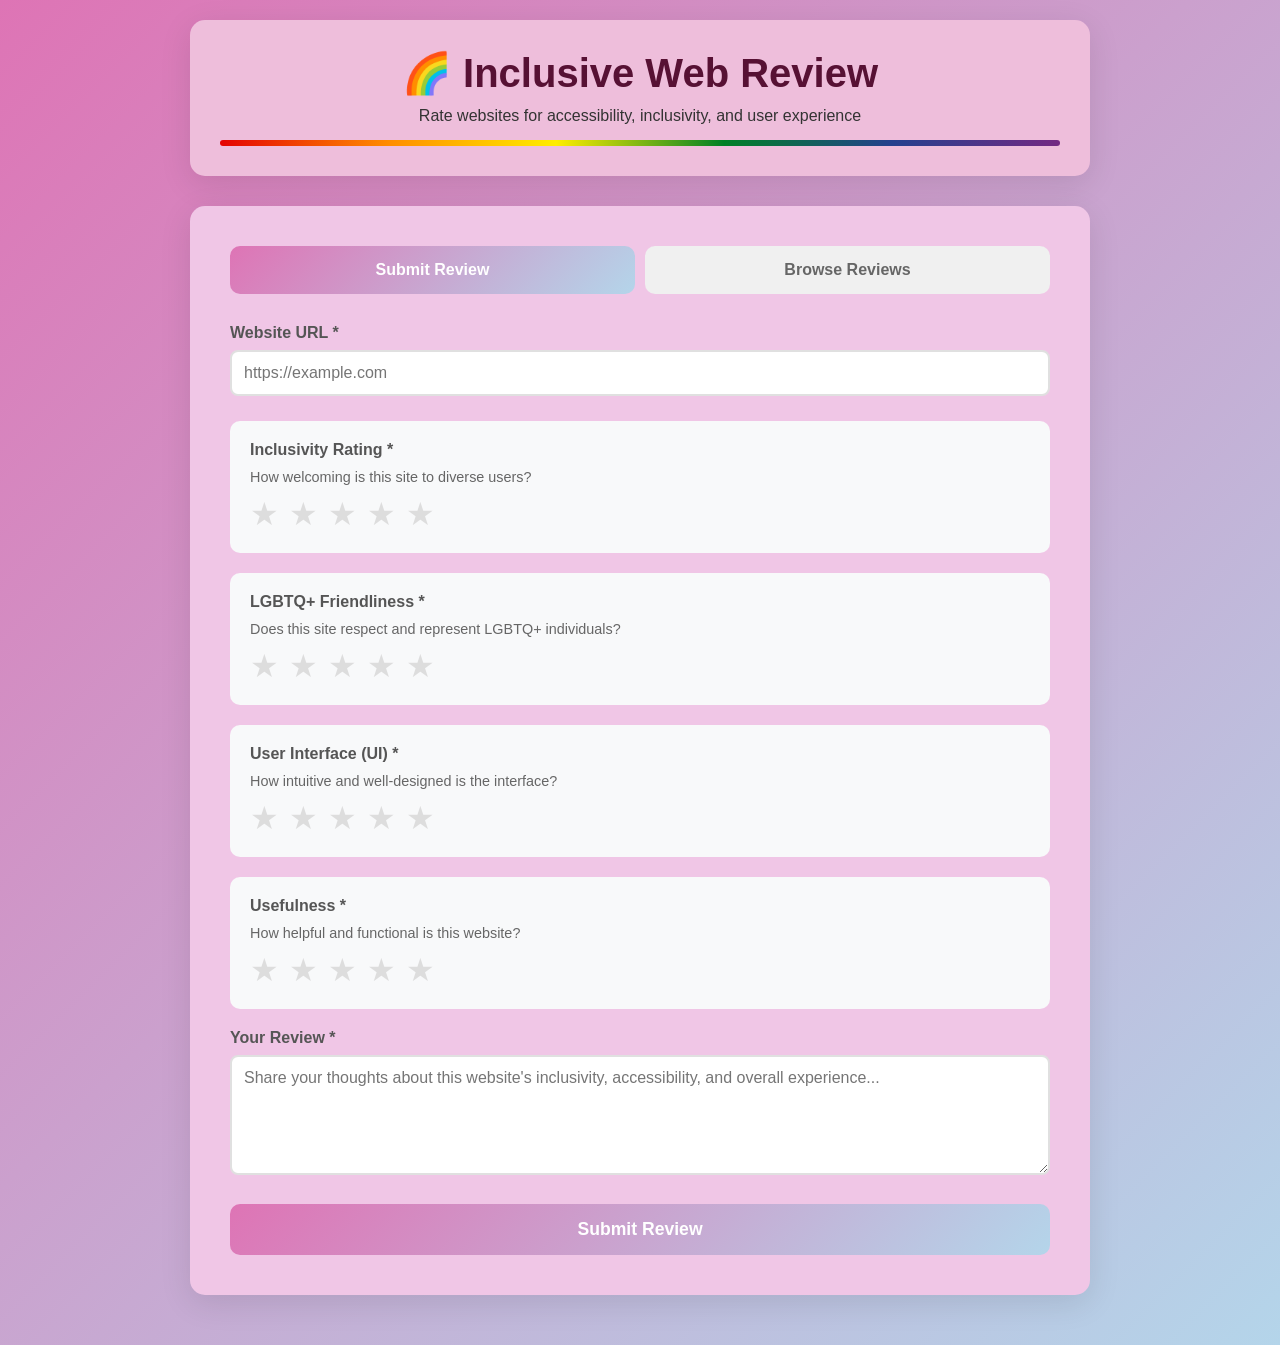
<file: Website.html>
<!DOCTYPE html>
<html lang="en">
<head>
    <meta charset="UTF-8">
    <meta name="viewport" content="width=device-width, initial-scale=1.0">
    <title>Inclusive Web Review - Rate Websites for Accessibility & Inclusivity</title>
    <style>
        * {
            margin: 0;
            padding: 0;
            box-sizing: border-box;
        }

        body {
            font-family: 'Segoe UI', Tahoma, Geneva, Verdana, sans-serif;
            background: linear-gradient(135deg, #de74b5 0%, #b4d5ea 100%);
            min-height: 100vh;
            padding: 20px;
            color: #333;
        }

        .container {
            max-width: 900px;
            margin: 0 auto;
        }

        header {
            background: rgb(238, 190, 219);
            padding: 30px;
            border-radius: 15px;
            box-shadow: 0 8px 32px rgba(0, 0, 0, 0.1);
            text-align: center;
            margin-bottom: 30px;
        }

        h1 {
            color: #571134;
            margin-bottom: 10px;
            font-size: 2.5em;
        }

        .subtitle {
            color: #666;
            font-size: 1.1em;
        }

        .pride-bar {
            height: 6px;
            background: linear-gradient(to right, #e40303, #ff8c00, #ffed00, #008026, #24408e, #732982);
            border-radius: 3px;
            margin-top: 15px;
        }

        .main-content {
            background: rgb(240, 198, 230);
            padding: 40px;
            border-radius: 15px;
            box-shadow: 0 8px 32px rgba(0, 0, 0, 0.1);
            margin-bottom: 30px;
        }

        .tab-buttons {
            display: flex;
            gap: 10px;
            margin-bottom: 30px;
            flex-wrap: wrap;
        }

        .tab-btn {
            flex: 1;
            min-width: 150px;
            padding: 15px 25px;
            border: none;
            background: #f0f0f0;
            color: #666;
            cursor: pointer;
            border-radius: 10px;
            font-size: 1em;
            font-weight: 600;
            transition: all 0.3s ease;
        }

        .tab-btn.active {
            background: linear-gradient(135deg, #de74b5 0%, #b4d5ea 100%);
            color: white;
        }

        .tab-btn:hover {
            transform: translateY(-2px);
            box-shadow: 0 4px 12px rgba(0, 0, 0, 0.15);
        }

        .tab-content {
            display: none;
        }

        .tab-content.active {
            display: block;
            animation: fadeIn 0.5s ease;
        }

        @keyframes fadeIn {
            from { opacity: 0; transform: translateY(10px); }
            to { opacity: 1; transform: translateY(0); }
        }

        .form-group {
            margin-bottom: 25px;
        }

        label {
            display: block;
            margin-bottom: 8px;
            font-weight: 600;
            color: #555;
        }

        input[type="url"],
        textarea {
            width: 100%;
            padding: 12px;
            border: 2px solid #e0e0e0;
            border-radius: 8px;
            font-size: 1em;
            transition: border-color 0.3s ease;
        }

        input[type="url"]:focus,
        textarea:focus {
            outline: none;
            border-color: #e94f97;
        }

        textarea {
            min-height: 120px;
            resize: vertical;
            font-family: inherit;
        }

        .rating-group {
            background: #f8f9fa;
            padding: 20px;
            border-radius: 10px;
            margin-bottom: 20px;
        }

        .rating-label {
            font-weight: 600;
            color: #555;
            margin-bottom: 10px;
            display: block;
        }

        .stars {
            display: flex;
            gap: 10px;
            font-size: 2em;
            margin-top: 10px;
        }

        .star {
            cursor: pointer;
            color: #ddd;
            transition: all 0.2s ease;
            user-select: none;
        }

        .star:hover,
        .star.active {
            color: #df21a2;
            transform: scale(1.2);
        }

        .submit-btn {
            width: 100%;
            padding: 15px;
            background: linear-gradient(135deg, #de74b5 0%, #b4d5ea 100%);
            color: white;
            border: none;
            border-radius: 10px;
            font-size: 1.1em;
            font-weight: 600;
            cursor: pointer;
            transition: all 0.3s ease;
        }

        .submit-btn:hover {
            transform: translateY(-2px);
            box-shadow: 0 6px 20px rgba(102, 126, 234, 0.4);
        }

        .search-box {
            position: relative;
            margin-bottom: 30px;
        }

        .search-box input {
            width: 100%;
            padding: 15px 50px 15px 15px;
        }

        .search-icon {
            position: absolute;
            right: 15px;
            top: 50%;
            transform: translateY(-50%);
            color: #667eea;
            font-size: 1.2em;
        }

        .review-card {
            background: #f8f9fa;
            padding: 25px;
            border-radius: 12px;
            margin-bottom: 20px;
            border-left: 5px solid #ff007f;
            transition: all 0.3s ease;
        }

        .review-card:hover {
            box-shadow: 0 4px 16px rgba(0, 0, 0, 0.1);
            transform: translateX(5px);
        }

        .review-header {
            display: flex;
            justify-content: space-between;
            align-items: start;
            margin-bottom: 15px;
            flex-wrap: wrap;
            gap: 10px;
        }

        .website-link {
            color: #667eea;
            text-decoration: none;
            font-weight: 600;
            font-size: 1.1em;
            word-break: break-all;
        }

        .website-link:hover {
            text-decoration: underline;
        }

        .review-date {
            color: #999;
            font-size: 0.9em;
        }

        .ratings-summary {
            display: grid;
            grid-template-columns: repeat(auto-fit, minmax(200px, 1fr));
            gap: 15px;
            margin: 15px 0;
        }

        .rating-item {
            background: white;
            padding: 12px;
            border-radius: 8px;
        }

        .rating-item-label {
            font-size: 0.9em;
            color: #666;
            margin-bottom: 5px;
        }

        .rating-item-stars {
            color: #cd0f8e;
            font-size: 1.2em;
        }

        .review-text {
            background: white;
            padding: 15px;
            border-radius: 8px;
            margin-top: 15px;
            line-height: 1.6;
            color: #555;
        }

        .no-reviews {
            text-align: center;
            padding: 60px 20px;
            color: #999;
        }

        .no-reviews-icon {
            font-size: 4em;
            margin-bottom: 20px;
        }

        .success-message {
            background: #d4edda;
            color: #155724;
            padding: 15px;
            border-radius: 8px;
            margin-bottom: 20px;
            display: none;
        }

        .average-rating {
            display: inline-block;
            background: linear-gradient(135deg, #de74b5 0%, #b4d5ea 100%);
            color: white;
            padding: 5px 15px;
            border-radius: 20px;
            font-size: 0.9em;
            font-weight: 600;
        }

        @media (max-width: 768px) {
            h1 {
                font-size: 1.8em;
            }

            .main-content {
                padding: 25px;
            }

            .tab-btn {
                min-width: 100%;
            }

            .ratings-summary {
                grid-template-columns: 1fr;
            }
        }
    </style>
</head>
<body>
    <div class="container">
        <header>
            <h1>🌈 Inclusive Web Review</h1>
            <p classhow would i="subtitle">Rate websites for accessibility, inclusivity, and user experience</p>
            <div class="pride-bar"></div>
        </header>

        <div class="main-content">
            <div class="tab-buttons">
                <button class="tab-btn active" onclick="switchTab('submit')">Submit Review</button>
                <button class="tab-btn" onclick="switchTab('browse')">Browse Reviews</button>
            </div>

            <!-- Submit Review Tab -->
            <div id="submit-tab" class="tab-content active">
                <div id="successMessage" class="success-message">
                    ✓ Review submitted successfully!
                </div>

                <form id="reviewForm">
                    <div class="form-group">
                        <label for="websiteUrl">Website URL *</label>
                        <input type="url" id="websiteUrl" required placeholder="https://example.com">
                    </div>

                    <div class="rating-group">
                        <label class="rating-label">Inclusivity Rating *</label>
                        <p style="color: #666; font-size: 0.9em; margin-bottom: 10px;">How welcoming is this site to diverse users?</p>
                        <div class="stars" data-rating="inclusivity">
                            <span class="star" data-value="1">★</span>
                            <span class="star" data-value="2">★</span>
                            <span class="star" data-value="3">★</span>
                            <span class="star" data-value="4">★</span>
                            <span class="star" data-value="5">★</span>
                        </div>
                        <input type="hidden" id="inclusivityRating" required>
                    </div>

                    <div class="rating-group">
                        <label class="rating-label">LGBTQ+ Friendliness *</label>
                        <p style="color: #666; font-size: 0.9em; margin-bottom: 10px;">Does this site respect and represent LGBTQ+ individuals?</p>
                        <div class="stars" data-rating="lgbtq">
                            <span class="star" data-value="1">★</span>
                            <span class="star" data-value="2">★</span>
                            <span class="star" data-value="3">★</span>
                            <span class="star" data-value="4">★</span>
                            <span class="star" data-value="5">★</span>
                        </div>
                        <input type="hidden" id="lgbtqRating" required>
                    </div>

                    <div class="rating-group">
                        <label class="rating-label">User Interface (UI) *</label>
                        <p style="color: #666; font-size: 0.9em; margin-bottom: 10px;">How intuitive and well-designed is the interface?</p>
                        <div class="stars" data-rating="ui">
                            <span class="star" data-value="1">★</span>
                            <span class="star" data-value="2">★</span>
                            <span class="star" data-value="3">★</span>
                            <span class="star" data-value="4">★</span>
                            <span class="star" data-value="5">★</span>
                        </div>
                        <input type="hidden" id="uiRating" required>
                    </div>

                    <div class="rating-group">
                        <label class="rating-label">Usefulness *</label>
                        <p style="color: #666; font-size: 0.9em; margin-bottom: 10px;">How helpful and functional is this website?</p>
                        <div class="stars" data-rating="usefulness">
                            <span class="star" data-value="1">★</span>
                            <span class="star" data-value="2">★</span>
                            <span class="star" data-value="3">★</span>
                            <span class="star" data-value="4">★</span>
                            <span class="star" data-value="5">★</span>
                        </div>
                        <input type="hidden" id="usefulnessRating" required>
                    </div>

                    <div class="form-group">
                        <label for="reviewText">Your Review *</label>
                        <textarea id="reviewText" required placeholder="Share your thoughts about this website's inclusivity, accessibility, and overall experience..."></textarea>
                    </div>

                    <button type="submit" class="submit-btn">Submit Review</button>
                </form>
            </div>

            <!-- Browse Reviews Tab -->
            <div id="browse-tab" class="tab-content">
                <div class="search-box">
                    <input type="url" id="searchUrl" placeholder="Search for a website URL...">
                    <span class="search-icon">🔍</span>
                </div>

                <div id="reviewsList">
                    <div class="no-reviews">
                        <div class="no-reviews-icon">📝</div>
                        <h3>No reviews yet</h3>
                        <p>Be the first to submit a review!</p>
                    </div>
                </div>
            </div>
        </div>
    </div>

    <script>
        // Star rating functionality
        document.querySelectorAll('.stars').forEach(starsContainer => {
            const stars = starsContainer.querySelectorAll('.star');
            const ratingType = starsContainer.dataset.rating;
            const hiddenInput = document.getElementById(`${ratingType}Rating`);

            stars.forEach(star => {
                star.addEventListener('click', () => {
                    const value = parseInt(star.dataset.value);
                    hiddenInput.value = value;

                    stars.forEach((s, index) => {
                        if (index < value) {
                            s.classList.add('active');
                        } else {
                            s.classList.remove('active');
                        }
                    });
                });

                star.addEventListener('mouseenter', () => {
                    const value = parseInt(star.dataset.value);
                    stars.forEach((s, index) => {
                        if (index < value) {
                            s.style.color = '#ffd700';
                        } else {
                            s.style.color = '#ddd';
                        }
                    });
                });

                starsContainer.addEventListener('mouseleave', () => {
                    const currentValue = parseInt(hiddenInput.value) || 0;
                    stars.forEach((s, index) => {
                        if (index < currentValue) {
                            s.style.color = '#ffd700';
                        } else {
                            s.style.color = '#ddd';
                        }
                    });
                });
            });
        });

        // Tab switching
        function switchTab(tab) {
            document.querySelectorAll('.tab-btn').forEach(btn => btn.classList.remove('active'));
            document.querySelectorAll('.tab-content').forEach(content => content.classList.remove('active'));

            if (tab === 'submit') {
                document.querySelector('.tab-btn:first-child').classList.add('active');
                document.getElementById('submit-tab').classList.add('active');
            } else {
                document.querySelector('.tab-btn:last-child').classList.add('active');
                document.getElementById('browse-tab').classList.add('active');
                displayReviews();
            }
        }

        // Handle form submission
        document.getElementById('reviewForm').addEventListener('submit', async (e) => {
            e.preventDefault();

            const review = {
                url: document.getElementById('websiteUrl').value,
                inclusivity: parseInt(document.getElementById('inclusivityRating').value),
                lgbtq: parseInt(document.getElementById('lgbtqRating').value),
                ui: parseInt(document.getElementById('uiRating').value),
                usefulness: parseInt(document.getElementById('usefulnessRating').value),
                reviewText: document.getElementById('reviewText').value,
                date: new Date().toISOString()
            };

            // Validate all ratings are filled
            if (!review.inclusivity || !review.lgbtq || !review.ui || !review.usefulness) {
                alert('Please provide all ratings before submitting.');
                return;
            }

            // Store in localStorage (in production, this would be a database)
            const reviews = JSON.parse(localStorage.getItem('websiteReviews') || '[]');
            reviews.push(review);
            localStorage.setItem('websiteReviews', JSON.stringify(reviews));

            // Show success message
            document.getElementById('successMessage').style.display = 'block';
            setTimeout(() => {
                document.getElementById('successMessage').style.display = 'none';
            }, 3000);

            // Reset form
            document.getElementById('reviewForm').reset();
            document.querySelectorAll('.star').forEach(star => star.classList.remove('active'));
            document.querySelectorAll('input[type="hidden"]').forEach(input => input.value = '');
        });

        // Search functionality
        document.getElementById('searchUrl').addEventListener('input', (e) => {
            displayReviews(e.target.value);
        });

        // Display reviews
        function displayReviews(searchTerm = '') {
            const reviews = JSON.parse(localStorage.getItem('websiteReviews') || '[]');
            const reviewsList = document.getElementById('reviewsList');

            let filteredReviews = reviews;
            if (searchTerm) {
                filteredReviews = reviews.filter(review => 
                    review.url.toLowerCase().includes(searchTerm.toLowerCase())
                );
            }

            if (filteredReviews.length === 0) {
                reviewsList.innerHTML = `
                    <div class="no-reviews">
                        <div class="no-reviews-icon">🔍</div>
                        <h3>${searchTerm ? 'No reviews found' : 'No reviews yet'}</h3>
                        <p>${searchTerm ? 'Try searching for a different URL' : 'Be the first to submit a review!'}</p>
                    </div>
                `;
                return;
            }

            // Group reviews by URL and calculate averages
            const groupedReviews = {};
            filteredReviews.forEach(review => {
                if (!groupedReviews[review.url]) {
                    groupedReviews[review.url] = [];
                }
                groupedReviews[review.url].push(review);
            });

            let html = '';
            Object.keys(groupedReviews).forEach(url => {
                const siteReviews = groupedReviews[url];
                const avgInclusivity = (siteReviews.reduce((sum, r) => sum + r.inclusivity, 0) / siteReviews.length).toFixed(1);
                const avgLgbtq = (siteReviews.reduce((sum, r) => sum + r.lgbtq, 0) / siteReviews.length).toFixed(1);
                const avgUi = (siteReviews.reduce((sum, r) => sum + r.ui, 0) / siteReviews.length).toFixed(1);
                const avgUsefulness = (siteReviews.reduce((sum, r) => sum + r.usefulness, 0) / siteReviews.length).toFixed(1);
                const overallAvg = ((parseFloat(avgInclusivity) + parseFloat(avgLgbtq) + parseFloat(avgUi) + parseFloat(avgUsefulness)) / 4).toFixed(1);

                html += `
                    <div class="review-card">
                        <div class="review-header">
                            <a href="${url}" target="_blank" class="website-link">${url}</a>
                            <span class="average-rating">⭐ ${overallAvg} / 5.0</span>
                        </div>
                        <div class="ratings-summary">
                            <div class="rating-item">
                                <div class="rating-item-label">Inclusivity</div>
                                <div class="rating-item-stars">${'★'.repeat(Math.round(avgInclusivity))}${'☆'.repeat(5-Math.round(avgInclusivity))} ${avgInclusivity}</div>
                            </div>
                            <div class="rating-item">
                                <div class="rating-item-label">LGBTQ+ Friendly</div>
                                <div class="rating-item-stars">${'★'.repeat(Math.round(avgLgbtq))}${'☆'.repeat(5-Math.round(avgLgbtq))} ${avgLgbtq}</div>
                            </div>
                            <div class="rating-item">
                                <div class="rating-item-label">User Interface</div>
                                <div class="rating-item-stars">${'★'.repeat(Math.round(avgUi))}${'☆'.repeat(5-Math.round(avgUi))} ${avgUi}</div>
                            </div>
                            <div class="rating-item">
                                <div class="rating-item-label">Usefulness</div>
                                <div class="rating-item-stars">${'★'.repeat(Math.round(avgUsefulness))}${'☆'.repeat(5-Math.round(avgUsefulness))} ${avgUsefulness}</div>
                            </div>
                        </div>
                        <div style="margin-top: 15px; color: #666;">
                            <strong>${siteReviews.length}</strong> review${siteReviews.length > 1 ? 's' : ''}
                        </div>
                `;

                // Show individual reviews
                siteReviews.forEach(review => {
                    const date = new Date(review.date).toLocaleDateString();
                    html += `
                        <div class="review-text">
                            <div style="display: flex; justify-content: space-between; margin-bottom: 10px;">
                                <span style="font-weight: 600; color: #d63384;">Review</span>
                                <span class="review-date">${date}</span>
                            </div>
                            ${review.reviewText}
                        </div>
                    `;
                });

                html += `</div>`;
            });

            reviewsList.innerHTML = html;
        }

        // Initialize
        displayReviews();
    </script>
</body>
</html>
</file>
<file: styles.css>
@font-face {
    font-family: 'Momentz';
    src: url(Momentz.otf) format('opentype');
}

* {
    margin: 0;
    padding: 0;
    box-sizing: border-box;
}
 
#background-image {
    width: 100%;
    height: 100%;
    position: absolute;
    z-index: -1;
}

.container {
    max-width: 900px;
    margin: 0 auto;
}

header {
    background: white;
    padding: 30px;
    border-radius: 15px;
    box-shadow: 0 8px 32px rgba(0, 0, 0, 0.1);
    text-align: center;
    margin-bottom: 30px;
}

body {
min-height: 100vh;
    margin: 0; /* Good practice to reset default body margin */
    padding: 20px; /* Consolidated your padding */
    color: #333;
    font-family: 'DM Sans', 'Times New Roman', Times, serif;

    /* 1. THE STACK */
    background-image:
        url('background.png'),
        linear-gradient(135deg, #5f78e9 0%, #cda6f4 100%);

    /* 2. THE REPEAT */
    background-repeat:
        repeat,    /* Tiles your icons infinitely */
        no-repeat; /* Gradient stays solid */

    /* 3. SIZING */
    background-size:
        100% auto, /* Scales repeating icons */
        cover;     /* Gradient covers the viewport */

    /* 4. ALIGNMENT */
    background-position:
        top left,
        top left;

    /* 5. THE MAGIC FIX: ATTACHMENT */
    background-attachment: 
        scroll, /* The pattern scrolls up naturally as you scroll down */
        fixed;  /* The gradient stays permanently pinned to the screen */

    font-family: 'DM Sans', 'Times New Roman', Times, serif;
    min-height: 100vh;
    padding: 0px;
    padding-top: 20px;
    color: #333;
}

footer {
    width: 100%;
    margin-top: 50px;
    background-color: rgb(237, 237, 237);
    padding: 15px;
    border-top-left-radius: 10px;
    border-top-right-radius: 10px;
}

h1 {
    font-family: 'Momentz';
    margin-bottom: 10px;
    font-size: 3em;

    background-image: linear-gradient(135deg, #5f78e9 0%, #cda6f4 100%);
    color: transparent;
    background-clip: text;
}

#rainbow {
    background-image: none;
    color: initial;
}

.subtitle {
    color: #666;
    font-size: 1.1em;
    font-family: 'Momentz';
    font-weight: 100;
}

.pride-bar {
    height: 6px;
    background: linear-gradient(to right, #e40303, #ff8c00, #ffed00, #008026, #24408e, #732982);
    border-radius: 3px;
    margin-top: 15px;
}

.main-content {
    background: white;
    padding: 40px;
    border-radius: 15px;
    box-shadow: 0 8px 32px rgba(0, 0, 0, 0.1);
    margin-bottom: 30px;
}

/* ── Tabs ── */
.tab-buttons {
    display: flex;
    gap: 10px;
    margin-bottom: 30px;
    flex-wrap: wrap;
}

.tab-btn {
    flex: 1;
    min-width: 130px;
    padding: 15px 20px;
    border: none;
    background: #f0f0f0;
    color: #666;
    cursor: pointer;
    border-radius: 10px;
    font-size: 1em;
    font-weight: 600;
    font-family: 'DM Sans', sans-serif;
    transition: all 0.3s ease;
}

.tab-btn.active {
    background: linear-gradient(135deg, #667eea 0%, #764ba2 100%);
    color: white;
}

.tab-btn:hover {
    transform: translateY(-2px);
    box-shadow: 0 4px 12px rgba(0, 0, 0, 0.15);
}

.tab-btn-link {
    flex: 1;
    min-width: 130px;
    padding: 15px 20px;
    background: #f0f0f0;
    color: #666;
    border-radius: 10px;
    font-size: 1em;
    font-weight: 600;
    font-family: 'DM Sans', sans-serif;
    transition: all 0.3s ease;
    text-decoration: none;
    display: flex;
    align-items: center;
    justify-content: center;
}

.tab-btn-link:hover {
    transform: translateY(-2px);
    box-shadow: 0 4px 12px rgba(0, 0, 0, 0.15);
    background: #e4e4e4;
    color: #444;
}

.tab-content {
    display: none;
}

.tab-content.active {
    display: block;
    animation: fadeIn 0.4s ease;
}

@keyframes fadeIn {
    from {
        opacity: 0;
        transform: translateY(8px);
    }

    to {
        opacity: 1;
        transform: translateY(0);
    }
}

/* ── Form ── */
.form-group {
    margin-bottom: 25px;
}

label {
    display: block;
    margin-bottom: 8px;
    font-weight: 600;
    color: #555;
}

input[type="url"],
textarea {
    width: 100%;
    padding: 12px;
    border: 2px solid #e0e0e0;
    border-radius: 8px;
    font-size: 1em;
    font-family: 'DM Sans', sans-serif;
    transition: border-color 0.3s ease;
}

input[type="url"]:focus,
textarea:focus {
    outline: none;
    border-color: #667eea;
}

textarea {
    min-height: 120px;
    resize: vertical;
}

.ratings-grid {
    display: grid;
    grid-template-columns: repeat(2, 1fr);
    gap: 15px;
    margin-bottom: 25px;
}

.ratings-grid .rating-group {
    margin-bottom: 0;
}

.rating-group {
    background: #f8f9fa;
    padding: 20px;
    border-radius: 10px;
    margin-bottom: 20px;
}

.rating-label {
    font-weight: 600;
    color: #555;
    margin-bottom: 6px;
    display: block;
}

.stars {
    display: flex;
    gap: 8px;
    font-size: 1.9em;
    margin-top: 10px;
}

.star {
    cursor: pointer;
    color: #ddd;
    transition: all 0.15s ease;
    user-select: none;
}

.star:hover,
.star.active {
    color: #ffd700;
    transform: scale(1.15);
}

.submit-btn {
    width: 100%;
    padding: 15px;
    background: linear-gradient(135deg, #667eea 0%, #764ba2 100%);
    color: white;
    border: none;
    border-radius: 10px;
    font-size: 1.1em;
    font-weight: 600;
    font-family: 'DM Sans', sans-serif;
    cursor: pointer;
    transition: all 0.3s ease;
}

.submit-btn:hover {
    transform: translateY(-2px);
    box-shadow: 0 6px 20px rgba(102, 126, 234, 0.4);
}

/* ── AI buttons (generic) ── */
.ai-trigger-btn {
    display: flex;
    align-items: center;
    justify-content: center;
    gap: 8px;
    width: 100%;
    padding: 13px 20px;
    margin-bottom: 14px;
    background: linear-gradient(135deg, #667eea 0%, #764ba2 100%);
    color: white;
    border: none;
    border-radius: 10px;
    font-size: 1em;
    font-weight: 600;
    font-family: 'DM Sans', sans-serif;
    cursor: pointer;
    transition: all 0.3s ease;
}

.ai-trigger-btn:hover {
    transform: translateY(-2px);
    box-shadow: 0 6px 20px rgba(102, 126, 234, 0.4);
}

.ai-trigger-btn:disabled {
    opacity: 0.55;
    cursor: not-allowed;
    transform: none;
    box-shadow: none;
}

/* ── Shared AI result box ── */
.ai-box {
    background: linear-gradient(135deg, #f0f4ff 0%, #f5f0ff 100%);
    border: 2px solid #c9d5fc;
    border-radius: 12px;
    padding: 18px 20px;
    display: none;
    animation: fadeIn 0.35s ease;
    margin-bottom: 20px;
}

.ai-box.visible {
    display: block;
}

.ai-box-header {
    display: flex;
    align-items: center;
    gap: 9px;
    margin-bottom: 12px;
}

.ai-box-header strong {
    color: #4a3f9f;
    font-size: 1em;
    font-weight: 700;
}

.ai-badge {
    margin-left: auto;
    background: linear-gradient(135deg, #667eea, #764ba2);
    color: white;
    font-size: 0.7em;
    font-weight: 600;
    padding: 3px 9px;
    border-radius: 20px;
    letter-spacing: 0.4px;
    white-space: nowrap;
}

.ai-body {
    color: #444;
    font-size: 0.93em;
    line-height: 1.7;
}

.ai-body p {
    margin-bottom: 8px;
}

.ai-body p:last-child {
    margin-bottom: 0;
}

.ai-loading {
    display: flex;
    align-items: center;
    gap: 10px;
    color: #667eea;
    font-weight: 500;
    font-size: 0.93em;
}

.ai-spinner {
    width: 18px;
    height: 18px;
    flex-shrink: 0;
    border: 2.5px solid #c9d5fc;
    border-top-color: #667eea;
    border-radius: 50%;
    animation: spin 0.75s linear infinite;
}

@keyframes spin {
    to {
        transform: rotate(360deg);
    }
}

/* ── Browse search ── */
.search-box {
    position: relative;
    margin-bottom: 20px;
}

.search-box input {
    width: 100%;
    padding: 14px 48px 14px 14px;
}

.search-icon {
    position: absolute;
    right: 14px;
    top: 50%;
    transform: translateY(-50%);
    color: #667eea;
    font-size: 1.15em;
    pointer-events: none;
}

/* ── Review cards ── */
.review-card {
    background: #f8f9fa;
    padding: 22px;
    border-radius: 12px;
    margin-bottom: 20px;
    border-left: 5px solid #667eea;
    transition: all 0.25s ease;
}

.review-card:hover {
    box-shadow: 0 4px 16px rgba(0, 0, 0, 0.09);
    transform: translateX(4px);
}

.review-header {
    display: flex;
    justify-content: space-between;
    align-items: start;
    margin-bottom: 14px;
    flex-wrap: wrap;
    gap: 10px;
}

.website-link {
    color: #667eea;
    text-decoration: none;
    font-weight: 600;
    font-size: 1.05em;
    word-break: break-all;
}

.website-link:hover {
    text-decoration: underline;
}

.review-date {
    color: #aaa;
    font-size: 0.85em;
}

.ratings-summary {
    display: grid;
    grid-template-columns: repeat(auto-fit, minmax(185px, 1fr));
    gap: 10px;
    margin: 12px 0;
}

.rating-item {
    background: white;
    padding: 10px 12px;
    border-radius: 8px;
}

.rating-item-label {
    font-size: 0.85em;
    color: #777;
    margin-bottom: 4px;
}

.rating-item-stars {
    color: #ffd700;
    font-size: 1.1em;
}

.individual-review {
    background: white;
    padding: 14px 16px;
    border-radius: 8px;
    margin-top: 12px;
    line-height: 1.65;
    color: #555;
    font-size: 0.95em;
}

.individual-review-header {
    display: flex;
    justify-content: space-between;
    margin-bottom: 8px;
    flex-wrap: wrap;
    gap: 6px;
}

/* ── Per-site AI btn (smaller, inline) ── */
.site-ai-btn {
    display: inline-flex;
    align-items: center;
    gap: 6px;
    margin-top: 14px;
    padding: 9px 18px;
    background: linear-gradient(135deg, #667eea 0%, #764ba2 100%);
    color: white;
    border: none;
    border-radius: 8px;
    font-size: 0.9em;
    font-weight: 600;
    font-family: 'DM Sans', sans-serif;
    cursor: pointer;
    transition: all 0.25s ease;
}

.site-ai-btn:hover {
    transform: translateY(-1px);
    box-shadow: 0 4px 12px rgba(102, 126, 234, 0.4);
}

.site-ai-btn:disabled {
    opacity: 0.55;
    cursor: not-allowed;
    transform: none;
    box-shadow: none;
}

.average-rating {
    display: inline-block;
    background: linear-gradient(135deg, #667eea 0%, #764ba2 100%);
    color: white;
    padding: 4px 13px;
    border-radius: 20px;
    font-size: 0.88em;
    font-weight: 600;
}

.no-reviews {
    text-align: center;
    padding: 55px 20px;
    color: #aaa;
}

.no-reviews-icon {
    font-size: 3.5em;
    margin-bottom: 16px;
}

/* ── Toast ── */
.toast-notification {
    display: none;
    position: fixed;
    top: 20px;
    right: 20px;
    background: white;
    padding: 18px 22px;
    border-radius: 10px;
    box-shadow: 0 5px 20px rgba(0, 0, 0, 0.18);
    z-index: 1000;
    min-width: 300px;
    border-left: 4px solid #10b981;
}

.toast-notification.show {
    display: flex;
    align-items: center;
    gap: 14px;
    animation: slideIn 0.35s ease;
}

@keyframes slideIn {
    from {
        transform: translateX(380px);
        opacity: 0;
    }

    to {
        transform: translateX(0);
        opacity: 1;
    }
}

.toast-icon {
    font-size: 26px;
    flex-shrink: 0;
}

.toast-title {
    font-weight: 600;
    margin-bottom: 3px;
    color: #333;
}

.toast-text {
    font-size: 13px;
    color: #666;
}

@media (max-width: 768px) {
    h1 {
        font-size: 1.8em;
    }

    .main-content {
        padding: 22px;
    }

    .tab-btn,
    .tab-btn-link {
        min-width: 100%;
    }

    .ratings-grid {
        grid-template-columns: 1fr;
    }

    .ratings-summary {
        grid-template-columns: 1fr;
    }

    .toast-notification {
        right: 10px;
        left: 10px;
        min-width: auto;
    }
}

.translationButton {
    position: fixed;
    bottom: 30px;
    right: 30px;
    z-index: 9999;
    background: white;
    padding: 10px;
    border-radius: 50px;
    box-shadow: 0 4px 15px rgba(0, 0, 0, 0.1);
    border: 2px solid #667eea;
    /* Matches your review header color */
    transition: transform 0.3s ease;
}

.translationButton:hover {
    transform: scale(1.05);
}

/* Hides the "Powered by Google" text for a cleaner look */
.goog-logo-link {
    display: none !important;
}

.goog-te-gadget {
    color: transparent !important;
    font-family: 'DM Sans', sans-serif !important;
}

#google_translate_element {
    position: absolute;
    top: 0;
    left: 0;
    width: 100%;
    height: 100%;
    opacity: 0.01;
    cursor: pointer;
    z-index: 2;
}

.translate-icon,
.translate-label {
    pointer-events: none;
    position: relative;
    z-index: 1;
}

#google_translate_element .goog-te-gadget,
#google_translate_element .goog-te-gadget-simple {
    width: 100% !important;
    height: 100% !important;
    border: none !important;
    padding: 0 !important;
    margin: 0 !important;
    display: block !important;
}

/* Hide the "Powered by Google" text and the horizontal top bar */
.goog-logo-link {
    display: none !important;
}

.goog-te-gadget {
    color: transparent !important;
}

.goog-te-banner-frame.skiptranslate {
    display: none !important;
}

body {
    top: 0px !important;
}
</file>
